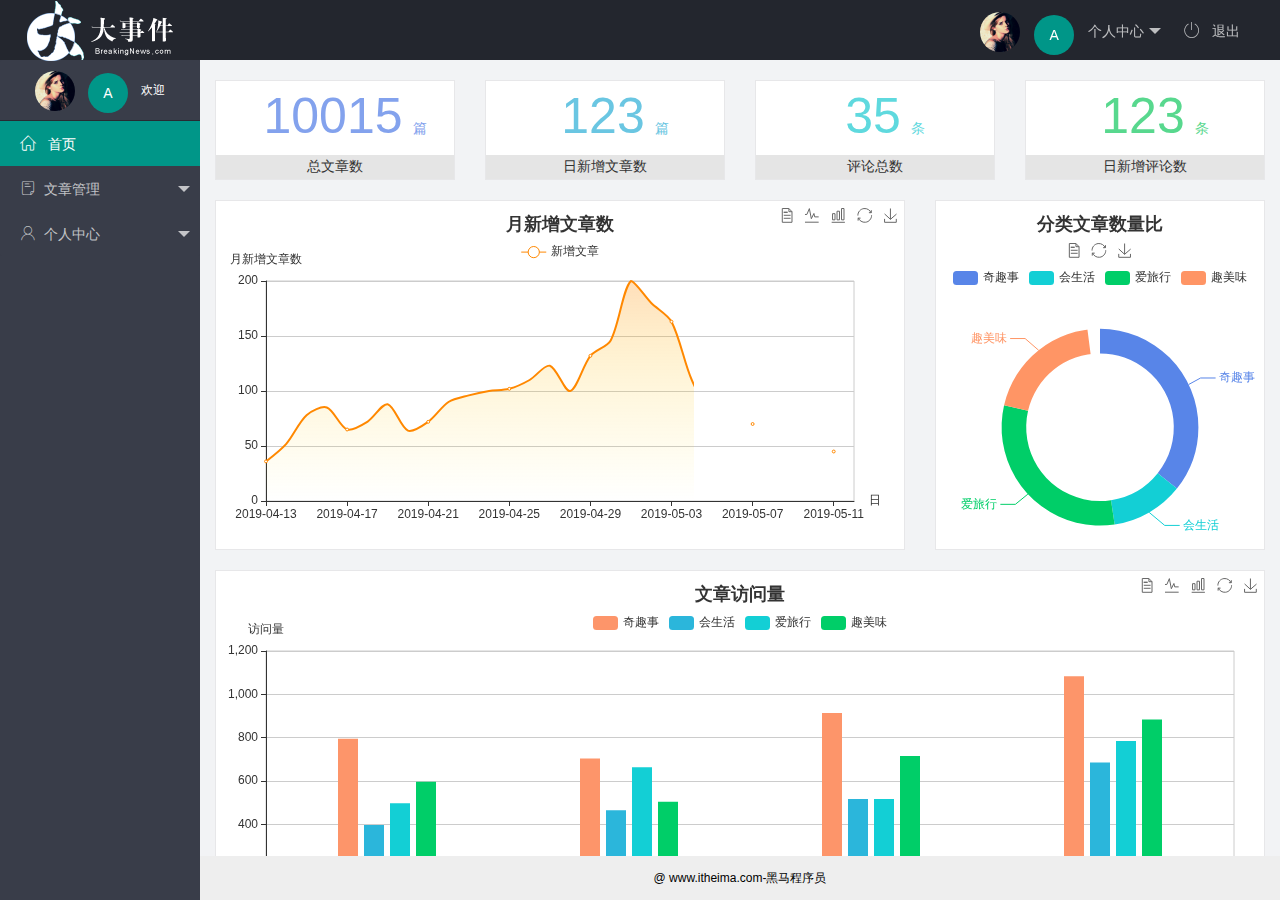
<file: index.html>
<!DOCTYPE html>
<html lang="en">

<head>
  <meta charset="UTF-8">
  <meta http-equiv="X-UA-Compatible" content="IE=edge">
  <meta name="viewport" content="width=device-width, initial-scale=1.0">
  <title>后台主页</title>
  <!-- 导入layui -->
  <link rel="stylesheet" href="./assets/lib/layui/css/layui.css">
  <!-- 引入项目下面生成的 fontclass  -->
  <link rel="stylesheet" href="./assets/fonts/iconfont.css">
  <!-- 导入自己的样式表 -->
  <link rel="stylesheet" href="./assets/css/index.css">
</head>

<body>
  <div class="layui-layout layui-layout-admin">
    <div class="layui-header">
      <!-- <div class="layui-logo layui-hide-xs layui-bg-black userinfo">
        <img src="./assets/images/sample.jpg" class="layui-nav-img">
        <span class="text-avatar">A</span>
        <span id="welcome">欢迎</span>
      </div> -->
      <div class="layui-logo layui-hide-xs layui-bg-black ">
        <img src="./assets/images/logo.png" alt="">
      </div>
      <!-- 头部区域（可配合layui 已有的水平导航） -->
      <ul class="layui-nav layui-layout-left">
        <!-- 移动端显示 -->
        <li class="layui-nav-item layui-show-xs-inline-block layui-hide-sm" lay-header-event="menuLeft">
          <i class="layui-icon layui-icon-spread-left"></i>
        </li>
        <!-- <img src="./assets/images/logo.png" alt=""> -->
      </ul>
      <ul class="layui-nav layui-layout-right">
        <li class="layui-nav-item layui-hide layui-show-md-inline-block">
          <a href="javascript:;">
            <img src="./assets/images/sample.jpg" class="layui-nav-img">
            <span class="text-avatar">A</span>
            个人中心
          </a>
          <dl class="layui-nav-child">
            <dd><a href="./user/user_info.html" target="fm">基本资料</a></dd>
            <dd><a href="./user/user_avatar.html" target="fm">更换头像</a></dd>
            <dd><a href="./user/user_pwd.html" target="fm">重置密码</a></dd>
          </dl>
        </li>
        <li class="layui-nav-item" lay-header-event="menuRight" lay-unselect>
          <a href="javascript:;" id="btnLogoot">
            <span class="iconfont icon-tuichu"></span>
            退出
          </a>
        </li>
      </ul>
    </div>

    <div class="layui-side layui-bg-black">
      <div class="layui-side-scroll">
        
        <!-- 左侧导航区域（可配合layui已有的垂直导航） -->
        <ul class="layui-nav layui-nav-tree " lay-shrink='all'>
          <div class="userinfo">
            <img src="./assets/images/sample.jpg" class="layui-nav-img">
            <span class="text-avatar">A</span>
            <span id="welcome">欢迎</span>
          </div>
          <li class="layui-nav-item layui-this">
            <a href="./home/dashboard.html" target="fm">
              <span class="iconfont icon-home"></span>
              首页
            </a>
          </li>
          <li class="layui-nav-item">
            <a class="" href="javascript:;"><span class="iconfont icon-16"></span>文章管理</a>
            <dl class="layui-nav-child">
              <dd><a href="./article/art_cate.html" target="fm"><i class="layui-icon layui-icon-app"></i>文章类别</a></dd>
              <dd><a href="./article/art_list.html" target="fm"><i class="layui-icon layui-icon-app"></i>文章列表</a></dd>
              <dd><a href="./article/art_pub.html" target="fm"><i class="layui-icon layui-icon-app"></i>发布文章</a></dd>
            </dl>
          </li>
          <li class="layui-nav-item">
            <a href="javascript:;"><span class="iconfont icon-user"></span>个人中心</a>
            <dl class="layui-nav-child">
              <dd><a href="./user/user_info.html" target="fm"><i class="layui-icon layui-icon-app"></i>基本资料</a></dd>
              <dd><a href="./user/user_avatar.html" target="fm"><i class="layui-icon layui-icon-app"></i>更换头像</a></dd>
              <dd><a href="./user/user_pwd.html" target="fm"><i class="layui-icon layui-icon-app"></i>重置密码</a></dd>
            </dl>
          </li>
        </ul>
      </div>
    </div>

    <div class="layui-body">
      <!-- 内容主体区域 -->
      <iframe name="fm" src="./home/dashboard.html" frameborder="0"></iframe>
    </div>

    <div class="layui-footer">
      <!-- 底部固定区域 -->
      @ www.itheima.com-黑马程序员
    </div>
  </div>
  <!-- 导入layUI.js -->
  <script src="./assets/lib/layui/layui.all.js"></script>
  <!-- 导入jquery.js -->
  <script src="./assets/lib/jquery.js"></script>
  <!-- 导入baseAPI.js -->
  <script src="./assets/js/baseAPI.js"></script>
  <!-- 导入自己的js -->
  <script src="./assets/js/index.js"></script>
</body>

</html>
</file>
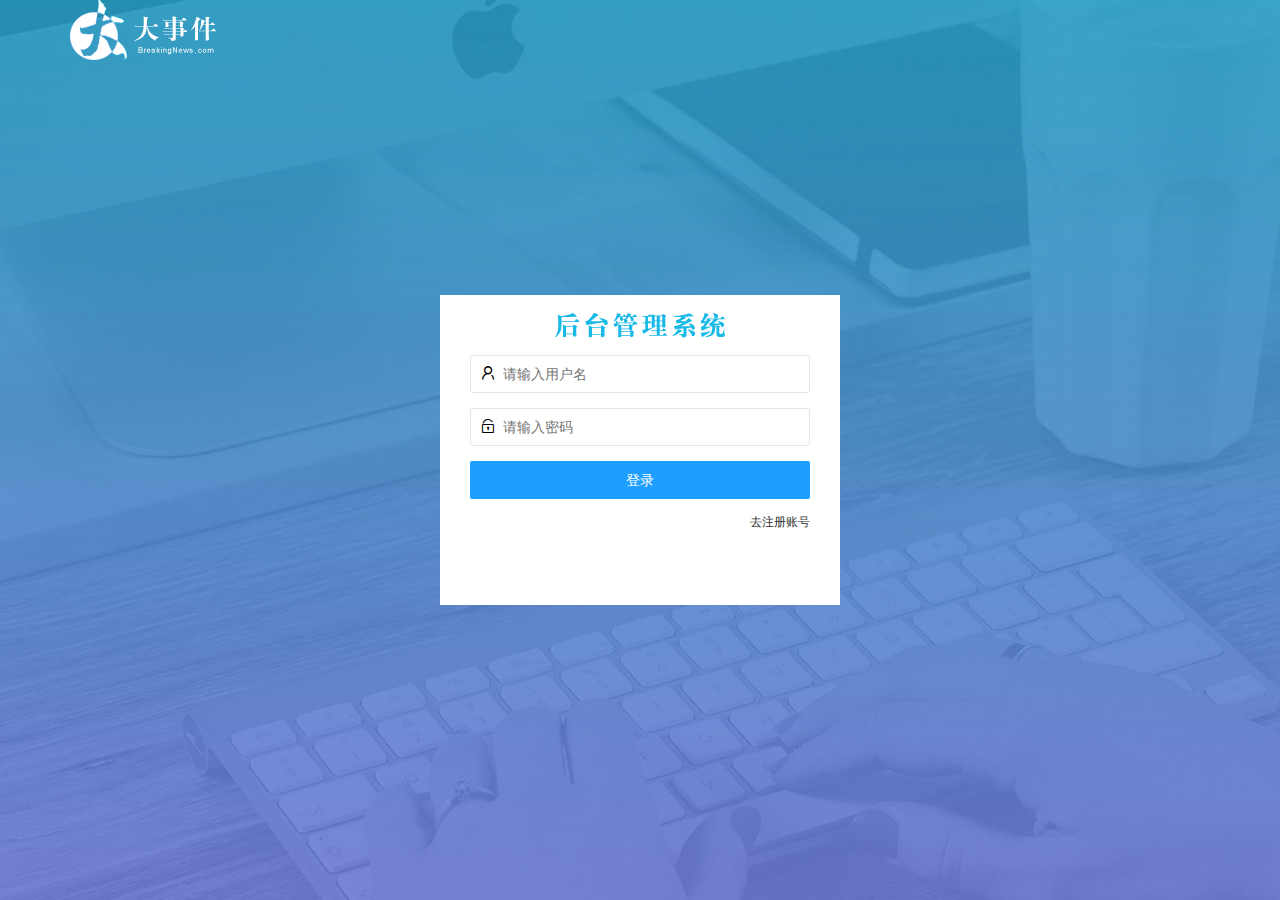
<file: login.html>
<!DOCTYPE html>
<html lang="en">

<head>
  <meta charset="UTF-8">
  <meta http-equiv="X-UA-Compatible" content="IE=edge">
  <meta name="viewport" content="width=device-width, initial-scale=1.0">
  <title>大事件-登录/注册</title>
  <!-- 导入layUI样式 -->
  <link rel="stylesheet" href="./assets/lib/layui/css/layui.css">
  <!-- 导入自己的样式 -->
  <link rel="stylesheet" href="./assets/css/login.css">
</head>

<body>
  <!-- 头部logo区域 -->
  <div class="layui-main">
    <img src="./assets/images/logo.png" alt="">
  </div>
  <!-- 登录注册区域 -->
  <div class="loginBox">
    <div class="titleBox"></div>
    <!-- 登录的div -->
    <div class="login-box">
      <form class="layui-form" id="form_login">
        <!-- 用户名 -->
        <div class="layui-form-item">
          <i class="layui-icon layui-icon-username"></i>
          <input type="text" name="username" required lay-verify="required" placeholder="请输入用户名" autocomplete="off"
            class="layui-input">
        </div>
        <!-- 密码 -->
        <div class="layui-form-item">
          <i class="layui-icon layui-icon-password"></i>
          <input type="password" name="password" required lay-verify="required|pwd" placeholder="请输入密码" autocomplete="off"
            class="layui-input">
        </div>
        <!-- 登录按钮 -->
        <div class="layui-form-item">
          <button class="layui-btn layui-btn-fluid layui-btn-normal" lay-submit lay-filter="formDemo">登录</button>
        </div>

        <div class="layui-form-item links">
          <a href="javascript:;" id="link_reg">去注册账号</a>
        </div>
      </form>
    </div>


    <!-- 注册的div -->
    <div class="reg-box">
      <form class="layui-form" id="form_reg">
        <!-- 用户名 -->
        <div class="layui-form-item">
          <i class="layui-icon layui-icon-username"></i>
          <input type="text" name="username" required lay-verify="required" placeholder="请输入用户名" autocomplete="off"
            class="layui-input">
        </div>
        <!-- 密码 -->
        <div class="layui-form-item">
          <i class="layui-icon layui-icon-password"></i>
          <input type="password" name="password" required lay-verify="required|pwd" placeholder="请输入密码" autocomplete="off"
            class="layui-input">
        </div>
        <!-- 确认密码 -->
        <div class="layui-form-item">
          <i class="layui-icon layui-icon-password"></i>
          <input type="password" name="repassword" required lay-verify="required|pwd|repwd" placeholder="请确认密码" autocomplete="off"
            class="layui-input">
        </div>
        <!-- 注册按钮 -->
        <div class="layui-form-item">
          <button class="layui-btn layui-btn-fluid layui-btn-normal" lay-submit lay-filter="formDemo">注册</button>
        </div>

        <div class="layui-form-item links">
        <a href="javascript:;" id="link_login">去登录</a>
    </div>
    </form>
  </div>
  </div>

  <!-- 引入layui -->
  <script src="./assets/lib/layui/layui.all.js"></script>
  <!-- 引入JQuery -->
  <script src="./assets/lib/jquery.js"></script>
  <!-- 引入自己封装的API -->
  <script src="./assets/js/baseAPI.js"></script>
  <!-- 引入自己的js -->
  <script src="./assets/js/login.js"></script>

</body>

</html>
</file>
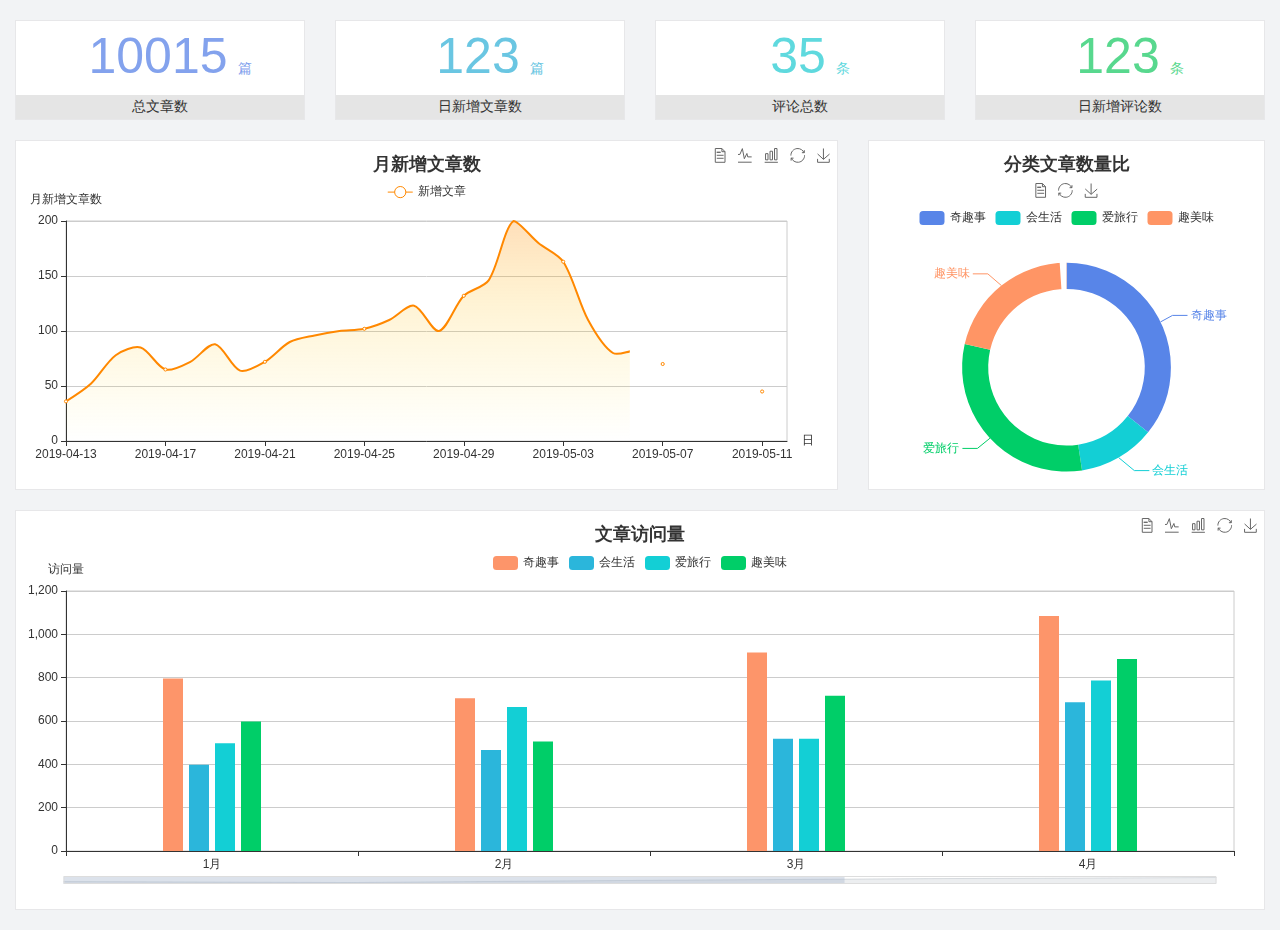
<file: home/dashboard.html>
<!DOCTYPE html>
<html lang="en">

<head>
  <meta charset="UTF-8">
  <meta name="viewport" content="width=device-width, initial-scale=1.0">
  <meta http-equiv="X-UA-Compatible" content="ie=edge">
  <title>图表统计</title>
  <link rel="stylesheet" href="../assets/lib/bootstrap.css" />
  <link rel="stylesheet" href="../assets/lib/main.css" />
  <script src="../assets/lib/jquery.js"></script>
  <script type="text/javascript" src="../assets/lib/echarts.min.js"></script>
</head>

<body>
  <div class="container-fluid">
    <div class="row spannel_list">
      <div class="col-sm-3 col-xs-6">
        <div class="spannel">
          <em>10015</em><span>篇</span>
          <b>总文章数</b>
        </div>
      </div>
      <div class="col-sm-3 col-xs-6">
        <div class="spannel scolor01">
          <em>123</em><span>篇</span>
          <b>日新增文章数</b>
        </div>
      </div>
      <div class="col-sm-3 col-xs-6">
        <div class="spannel scolor02">
          <em>35</em><span>条</span>
          <b>评论总数</b>
        </div>
      </div>
      <div class="col-sm-3 col-xs-6">
        <div class="spannel scolor03">
          <em>123</em><span>条</span>
          <b>日新增评论数</b>
        </div>
      </div>
    </div>
  </div>

  <div class="container-fluid">
    <div class="row curve-pie">
      <div class="col-lg-8 col-md-8">
        <div class="gragh_pannel" id="curve_show"></div>
      </div>
      <div class="col-lg-4 col-md-4">
        <div class="gragh_pannel" id="pie_show"></div>
      </div>
    </div>
  </div>

  <div class="container-fluid">
    <div class="column_pannel" id="column_show"></div>
  </div>

  <script>
    var oChart = echarts.init(document.getElementById('curve_show'));
    var aList_all = [
      { 'count': 36, 'date': '2019-04-13' },
      { 'count': 52, 'date': '2019-04-14' },
      { 'count': 78, 'date': '2019-04-15' },
      { 'count': 85, 'date': '2019-04-16' },
      { 'count': 65, 'date': '2019-04-17' },
      { 'count': 72, 'date': '2019-04-18' },
      { 'count': 88, 'date': '2019-04-19' },
      { 'count': 64, 'date': '2019-04-20' },
      { 'count': 72, 'date': '2019-04-21' },
      { 'count': 90, 'date': '2019-04-22' },
      { 'count': 96, 'date': '2019-04-23' },
      { 'count': 100, 'date': '2019-04-24' },
      { 'count': 102, 'date': '2019-04-25' },
      { 'count': 110, 'date': '2019-04-26' },
      { 'count': 123, 'date': '2019-04-27' },
      { 'count': 100, 'date': '2019-04-28' },
      { 'count': 132, 'date': '2019-04-29' },
      { 'count': 146, 'date': '2019-04-30' },
      { 'count': 200, 'date': '2019-05-01' },
      { 'count': 180, 'date': '2019-05-02' },
      { 'count': 163, 'date': '2019-05-03' },
      { 'count': 110, 'date': '2019-05-04' },
      { 'count': 80, 'date': '2019-05-05' },
      { 'count': 82, 'date': '2019-05-06' },
      { 'count': 70, 'date': '2019-05-07' },
      { 'count': 65, 'date': '2019-05-08' },
      { 'count': 54, 'date': '2019-05-09' },
      { 'count': 40, 'date': '2019-05-10' },
      { 'count': 45, 'date': '2019-05-11' },
      { 'count': 38, 'date': '2019-05-12' },
    ];

    let aCount = [];
    let aDate = [];

    for (var i = 0; i < aList_all.length; i++) {
      aCount.push(aList_all[i].count);
      aDate.push(aList_all[i].date);
    }

    var chartopt = {
      title: {
        text: '月新增文章数',
        left: 'center',
        top: '10'
      },
      tooltip: {
        trigger: 'axis'
      },
      legend: {
        data: ['新增文章'],
        top: '40'
      },
      toolbox: {
        show: true,
        feature: {
          mark: { show: true },
          dataView: { show: true, readOnly: false },
          magicType: { show: true, type: ['line', 'bar'] },
          restore: { show: true },
          saveAsImage: { show: true }
        }
      },
      calculable: true,
      xAxis: [
        {
          name: '日',
          type: 'category',
          boundaryGap: false,
          data: aDate
        }
      ],
      yAxis: [
        {
          name: '月新增文章数',
          type: 'value'
        }
      ],
      series: [
        {
          name: '新增文章',
          type: 'line',
          smooth: true,
          itemStyle: { normal: { areaStyle: { type: 'default' }, color: '#f80' }, lineStyle: { color: '#f80' } },
          data: aCount
        }],
      areaStyle: {
        normal: {
          color: new echarts.graphic.LinearGradient(0, 0, 0, 1, [{
            offset: 0,
            color: 'rgba(255,136,0,0.39)'
          }, {
            offset: .34,
            color: 'rgba(255,180,0,0.25)'
          }, {
            offset: 1,
            color: 'rgba(255,222,0,0.00)'
          }])

        }
      },
      grid: {
        show: true,
        x: 50,
        x2: 50,
        y: 80,
        height: 220
      }
    };

    oChart.setOption(chartopt);


    var oPie = echarts.init(document.getElementById('pie_show'));
    var oPieopt =
    {
      title: {
        top: 10,
        text: '分类文章数量比',
        x: 'center'
      },
      tooltip: {
        trigger: 'item',
        formatter: "{a} <br/>{b} : {c} ({d}%)"
      },
      color: ['#5885e8', '#13cfd5', '#00ce68', '#ff9565'],
      legend: {
        x: 'center',
        top: 65,
        data: ['奇趣事', '会生活', '爱旅行', '趣美味']
      },
      toolbox: {
        show: true,
        x: 'center',
        top: 35,
        feature: {
          mark: { show: true },
          dataView: { show: true, readOnly: false },
          magicType: {
            show: true,
            type: ['pie', 'funnel'],
            option: {
              funnel: {
                x: '25%',
                width: '50%',
                funnelAlign: 'left',
                max: 1548
              }
            }
          },
          restore: { show: true },
          saveAsImage: { show: true }
        }
      },
      calculable: true,
      series: [
        {
          name: '访问来源',
          type: 'pie',
          radius: ['45%', '60%'],
          center: ['50%', '65%'],
          data: [
            { value: 300, name: '奇趣事' },
            { value: 100, name: '会生活' },
            { value: 260, name: '爱旅行' },
            { value: 180, name: '趣美味' }
          ]
        }
      ]
    };
    oPie.setOption(oPieopt);



    var oColumn = this.echarts.init(document.getElementById('column_show'));
    var oColumnopt =
    {
      title: {
        text: '文章访问量',
        left: 'center',
        top: '10'
      },
      tooltip: {
        trigger: 'axis'
      },
      legend: {
        data: ['奇趣事', '会生活', '爱旅行', '趣美味'],
        top: '40'
      },
      toolbox: {
        show: true,
        feature: {
          mark: { show: true },
          dataView: { show: true, readOnly: false },
          magicType: { show: true, type: ['line', 'bar'] },
          restore: { show: true },
          saveAsImage: { show: true }
        }
      },
      calculable: true,
      xAxis: [
        {
          type: 'category',
          data: ['1月', '2月', '3月', '4月', '5月']
        }
      ],
      yAxis: [
        {
          name: '访问量',
          type: 'value'
        }
      ],
      series: [
        {
          name: '奇趣事',
          type: 'bar',
          barWidth: 20,
          itemStyle: {
            normal: { areaStyle: { type: 'default' }, color: '#fd956a' }
          },
          data: [800, 708, 920, 1090, 1200]
        },
        {
          name: '会生活',
          type: 'bar',
          barWidth: 20,
          itemStyle: {
            normal: { areaStyle: { type: 'default' }, color: '#2bb6db' }
          },
          data: [400, 468, 520, 690, 800]
        },
        {
          name: '爱旅行',
          type: 'bar',
          barWidth: 20,
          itemStyle: {
            normal: { areaStyle: { type: 'default' }, color: '#13cfd5' }
          },
          data: [500, 668, 520, 790, 900]
        },
        {
          name: '趣美味',
          type: 'bar',
          barWidth: 20,
          itemStyle: {
            normal: { areaStyle: { type: 'default' }, color: '#00ce68' }
          },
          data: [600, 508, 720, 890, 1000]
        }
      ],
      grid: {
        show: true,
        x: 50,
        x2: 30,
        y: 80,
        height: 260
      },
      dataZoom: [//给x轴设置滚动条
        {
          start: 0,//默认为0
          end: 100 - 1000 / 31,//默认为100
          type: 'slider',
          show: true,
          xAxisIndex: [0],
          handleSize: 0,//滑动条的 左右2个滑动条的大小
          height: 8,//组件高度
          left: 45, //左边的距离
          right: 50,//右边的距离
          bottom: 26,//右边的距离
          handleColor: '#ddd',//h滑动图标的颜色
          handleStyle: {
            borderColor: "#cacaca",
            borderWidth: "1",
            shadowBlur: 2,
            background: "#ddd",
            shadowColor: "#ddd",
          }
        }]
    };
    oColumn.setOption(oColumnopt);
  </script>
</body>

</html>
</file>
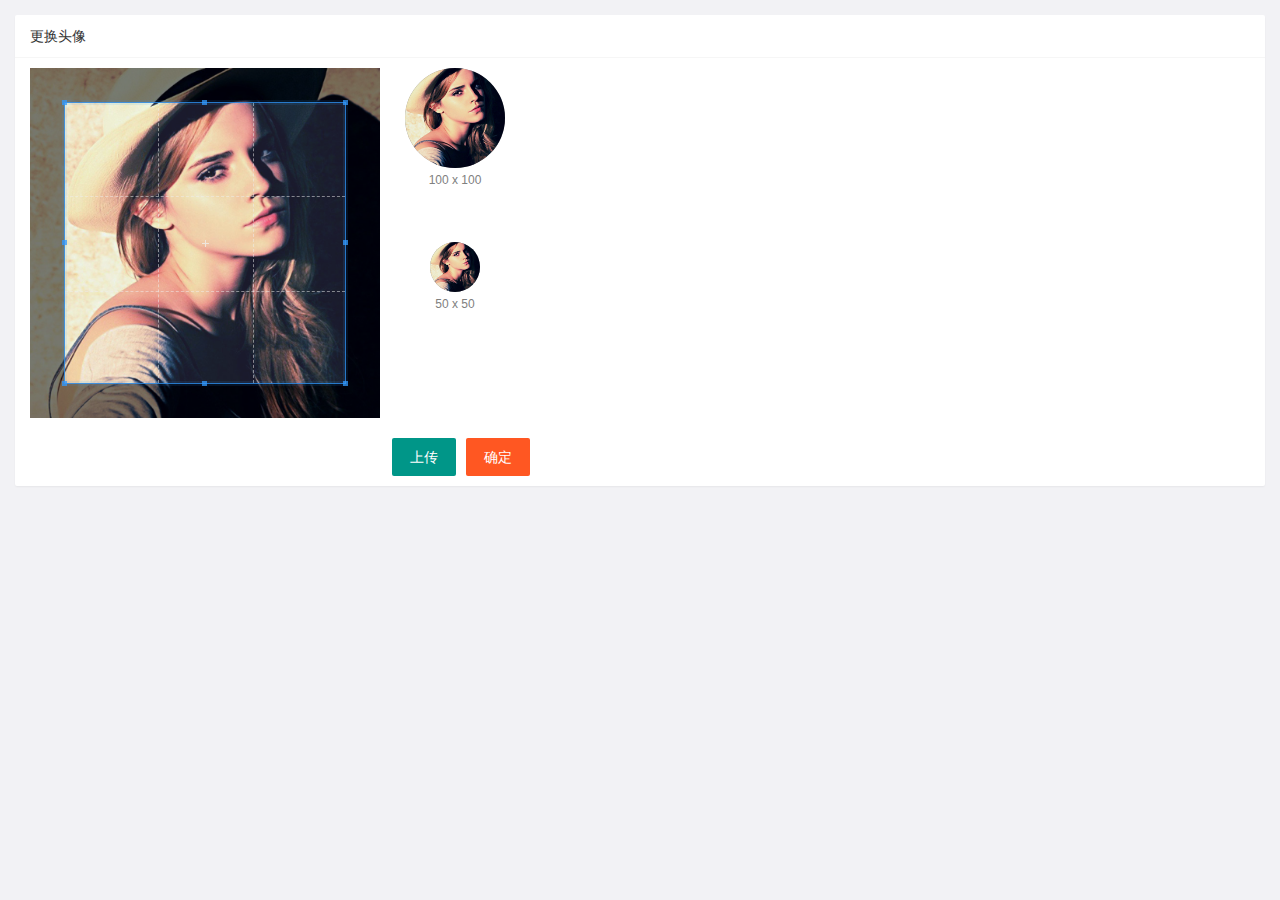
<file: user/user_avatar.html>
<!DOCTYPE html>
<html lang="en">

<head>
  <meta charset="UTF-8">
  <meta http-equiv="X-UA-Compatible" content="IE=edge">
  <meta name="viewport" content="width=device-width, initial-scale=1.0">
  <title>Document</title>
  <!-- 导入layui -->
  <link rel="stylesheet" href="../assets/lib/layui/css/layui.css">
  <link rel="stylesheet" href="../assets/lib/cropper/cropper.css" />
  <!-- 导入自己的样式表 -->
  <link rel="stylesheet" href="../assets/css/user_avatar.css">
</head>

<body>
  <!-- 卡片区域 -->
  <div class="layui-card">
    <div class="layui-card-header">更换头像</div>
    <div class="layui-card-body">
      <!-- 第一行的图片裁剪和预览区域 -->
      <div class="row1">
        <!-- 图片裁剪区域 -->
        <div class="cropper-box">
          <!-- 这个 img 标签很重要，将来会把它初始化为裁剪区域 -->
          <img id="image" src="../assets/images/sample.jpg" />
        </div>
        <!-- 图片的预览区域 -->
        <div class="preview-box">
          <div>
            <!-- 宽高为 100px 的预览区域 -->
            <div class="img-preview w100"></div>
            <p class="size">100 x 100</p>
          </div>
          <div>
            <!-- 宽高为 50px 的预览区域 -->
            <div class="img-preview w50"></div>
            <p class="size">50 x 50</p>
          </div>
        </div>
      </div>
      <!-- 第二行的按钮区域 -->
      <div class="row2">
        <input type="file" id="file" accept="image/png,image/jpeg">
        <button type="button" class="layui-btn" id="btnChooseImage">上传</button>
        <button type="button" class="layui-btn layui-btn-danger" id="btnUpload">确定</button>
      </div>
    </div>
  </div>


  <!-- 导入layUI.js -->
  <script src="/assets/lib/layui/layui.all.js"></script>
  <!-- 导入jquery.js -->
  <script src="/assets/lib/jquery.js"></script>

  <script src="/assets/lib/cropper/Cropper.js"></script>
  <script src="/assets/lib/cropper/jquery-cropper.js"></script>
  
  <!-- 导入baseAPI.js -->
  <script src="/assets/js/baseAPI.js"></script>
  <!-- 导入自己的js -->
  <script src="/assets/js/user_avatar.js"></script>



</body>

</html>
</file>
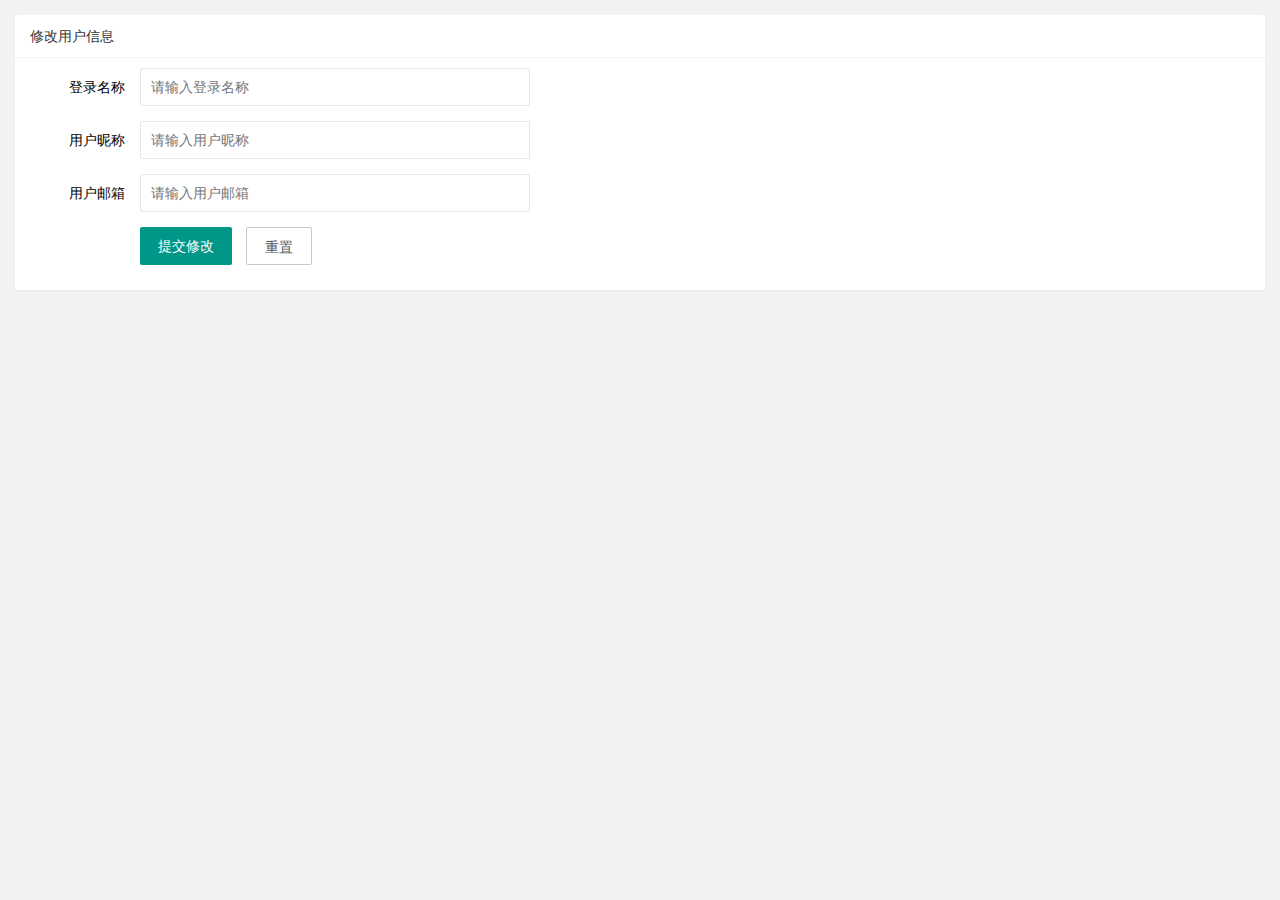
<file: user/user_info.html>
<!DOCTYPE html>
<html lang="en">

<head>
  <meta charset="UTF-8">
  <meta http-equiv="X-UA-Compatible" content="IE=edge">
  <meta name="viewport" content="width=device-width, initial-scale=1.0">
  <title>Document</title>
  <!-- 导入layui -->
  <link rel="stylesheet" href="../assets/lib/layui/css/layui.css">
  <!-- 导入自己的样式表 -->
  <link rel="stylesheet" href="../assets/css/user_info.css">
</head>

<body>
  <!-- 卡片区域 -->
  <div class="layui-card">
    <div class="layui-card-header">修改用户信息</div>
    <div class="layui-card-body">

      <!-- form表单区域 -->
      <form class="layui-form" lay-filter="formUserInfo">
        <!-- 隐藏区域 -->
        <input type="hidden" name="id" value="">

        <div class="layui-form-item">
          <label class="layui-form-label">登录名称</label>
          <div class="layui-input-block">
            <input type="text" name="username" required lay-verify="required" placeholder="请输入登录名称" autocomplete="off"
              class="layui-input" readonly>
          </div>
        </div>
        <div class="layui-form-item">
          <label class="layui-form-label">用户昵称</label>
          <div class="layui-input-block">
            <input type="text" name="nickname" required lay-verify="required|nickname" placeholder="请输入用户昵称"
              autocomplete="off" class="layui-input">
          </div>
        </div>
        <div class="layui-form-item">
          <label class="layui-form-label">用户邮箱</label>
          <div class="layui-input-block">
            <input type="text" name="email" required lay-verify="required|email" placeholder="请输入用户邮箱"
              autocomplete="off" class="layui-input">
          </div>
        </div>
        <div class="layui-form-item">
          <div class="layui-input-block">
            <button class="layui-btn layui-btn " lay-submit lay-filter="formDemo">提交修改</button>
            <button type="reset" class="layui-btn layui-btn-primary" id="btnReset">重置</button>
          </div>
        </div>
      </form>
    </div>
  </div>

  <!-- 导入layUI.js -->
  <script src="../assets/lib/layui/layui.all.js"></script>
  <!-- 导入jquery.js -->
  <script src="../assets/lib/jquery.js"></script>
  <!-- 导入baseAPI.js -->
  <script src="../assets/js/baseAPI.js"></script>
  <!-- 导入自己的js -->
  <script src="../assets/js/user_info.js"></script>
</body>

</html>
</file>
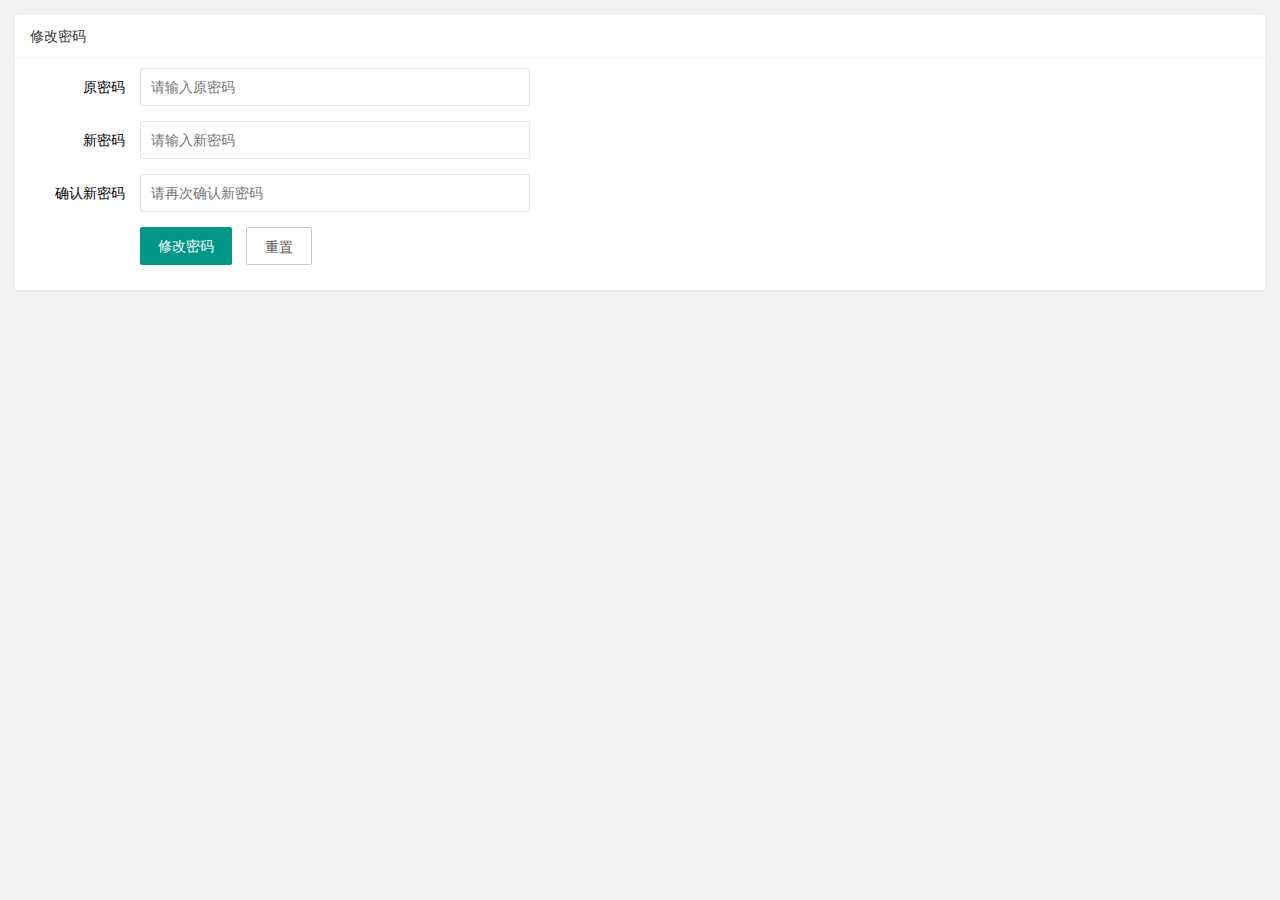
<file: user/user_pwd.html>
<!DOCTYPE html>
<html lang="en">

<head>
  <meta charset="UTF-8">
  <meta http-equiv="X-UA-Compatible" content="IE=edge">
  <meta name="viewport" content="width=device-width, initial-scale=1.0">
  <title>Document</title>
  <!-- 导入layui -->
  <link rel="stylesheet" href="../assets/lib/layui/css/layui.css">
  <!-- 导入自己的样式表 -->
  <link rel="stylesheet" href="../assets/css/user_pwd.css">
</head>

<body>
  <!-- 卡片区域 -->
  <div class="layui-card">
    <div class="layui-card-header">修改密码</div>
    <div class="layui-card-body">

      <!-- form表单区域 -->
      <form class="layui-form" >
      <div class="layui-form-item">
        <label class="layui-form-label">原密码</label>
        <div class="layui-input-block">
          <input type="password" name="oldPwd" required lay-verify="required|pwd" placeholder="请输入原密码" autocomplete="off"
            class="layui-input">
        </div>
      </div>
      <div class="layui-form-item">
        <label class="layui-form-label">新密码</label>
        <div class="layui-input-block">
          <input type="password" name="newPwd" required lay-verify="required|pwd|newPwd" placeholder="请输入新密码" autocomplete="off"
            class="layui-input">
        </div>
      </div>
      <div class="layui-form-item">
        <label class="layui-form-label">确认新密码</label>
        <div class="layui-input-block">
          <input type="password" name="rePwd" required lay-verify="required|pwd|rePwd" placeholder="请再次确认新密码"
            autocomplete="off" class="layui-input">
        </div>
      </div>
      <div class="layui-form-item">
        <div class="layui-input-block">
          <button class="layui-btn" lay-submit lay-filter="formDemo">修改密码</button>
          <button type="reset" class="layui-btn layui-btn-primary">重置</button>
        </div>
      </div>
      </form>
    </div>
  </div>

  <!-- 导入layUI.js -->
  <script src="../assets/lib/layui/layui.all.js"></script>
  <!-- 导入jquery.js -->
  <script src="../assets/lib/jquery.js"></script>
  <!-- 导入baseAPI.js -->
  <script src="../assets/js/baseAPI.js"></script>
  <!-- 导入自己的js -->
  <script src="../assets/js/user_pwd.js"></script>
</body>

</html>
</file>
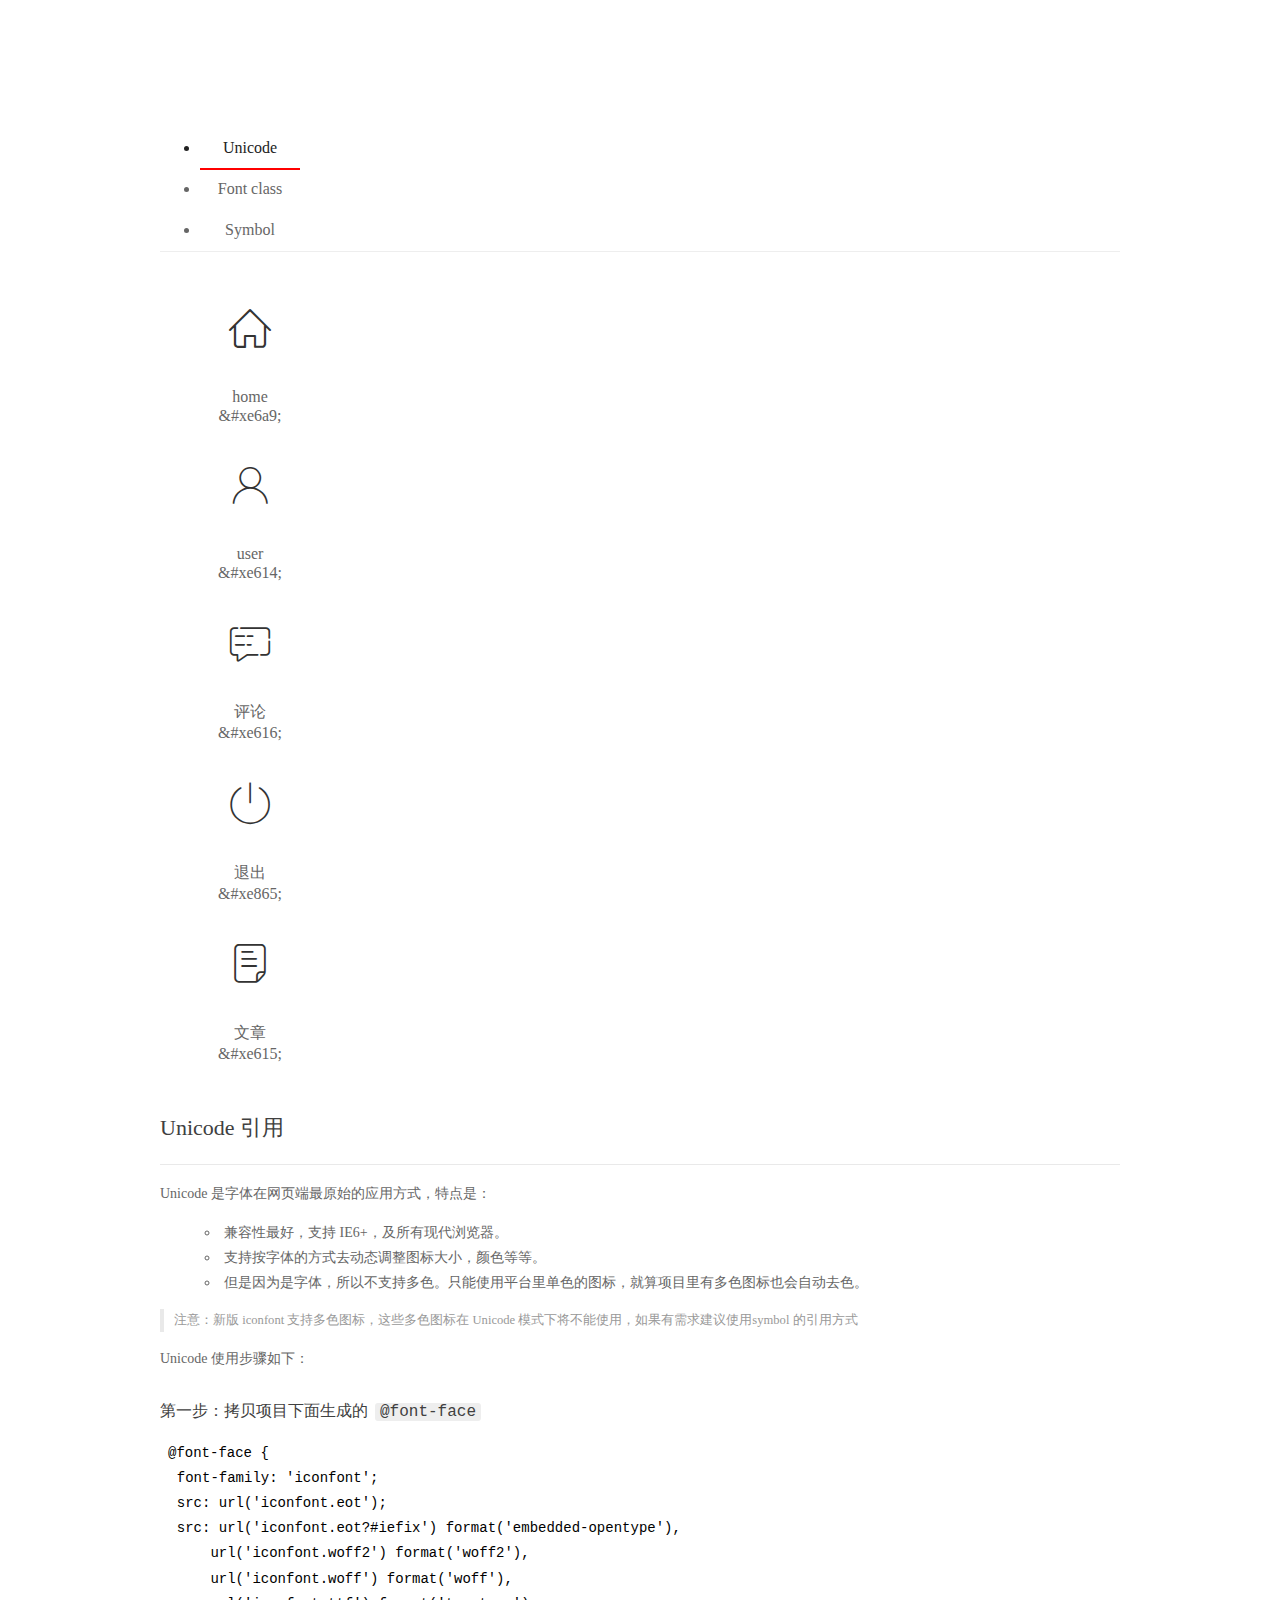
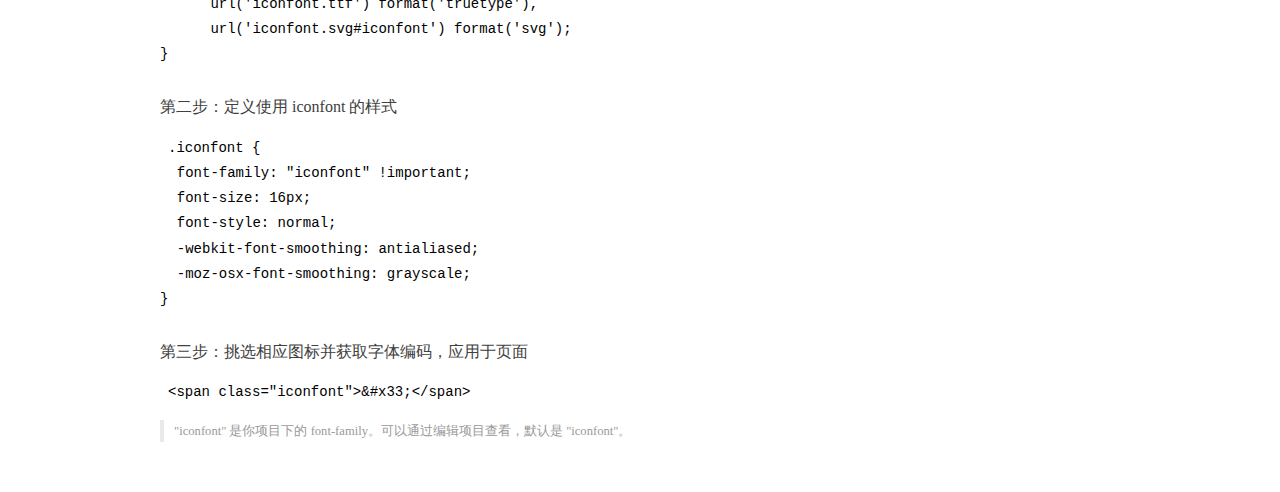
<file: assets/fonts/demo_index.html>
<!DOCTYPE html>
<html>
<head>
  <meta charset="utf-8"/>
  <title>IconFont Demo</title>
  <link rel="shortcut icon" href="https://gtms04.alicdn.com/tps/i4/TB1_oz6GVXXXXaFXpXXJDFnIXXX-64-64.ico" type="image/x-icon"/>
  <link rel="stylesheet" href="https://g.alicdn.com/thx/cube/1.3.2/cube.min.css">
  <link rel="stylesheet" href="demo.css">
  <link rel="stylesheet" href="iconfont.css">
  <script src="iconfont.js"></script>
  <!-- jQuery -->
  <script src="https://a1.alicdn.com/oss/uploads/2018/12/26/7bfddb60-08e8-11e9-9b04-53e73bb6408b.js"></script>
  <!-- 代码高亮 -->
  <script src="https://a1.alicdn.com/oss/uploads/2018/12/26/a3f714d0-08e6-11e9-8a15-ebf944d7534c.js"></script>
</head>
<body>
  <div class="main">
    <h1 class="logo"><a href="https://www.iconfont.cn/" title="iconfont 首页" target="_blank">&#xe86b;</a></h1>
    <div class="nav-tabs">
      <ul id="tabs" class="dib-box">
        <li class="dib active"><span>Unicode</span></li>
        <li class="dib"><span>Font class</span></li>
        <li class="dib"><span>Symbol</span></li>
      </ul>
      
    </div>
    <div class="tab-container">
      <div class="content unicode" style="display: block;">
          <ul class="icon_lists dib-box">
          
            <li class="dib">
              <span class="icon iconfont">&#xe6a9;</span>
                <div class="name">home</div>
                <div class="code-name">&amp;#xe6a9;</div>
              </li>
          
            <li class="dib">
              <span class="icon iconfont">&#xe614;</span>
                <div class="name">user</div>
                <div class="code-name">&amp;#xe614;</div>
              </li>
          
            <li class="dib">
              <span class="icon iconfont">&#xe616;</span>
                <div class="name">评论</div>
                <div class="code-name">&amp;#xe616;</div>
              </li>
          
            <li class="dib">
              <span class="icon iconfont">&#xe865;</span>
                <div class="name">退出</div>
                <div class="code-name">&amp;#xe865;</div>
              </li>
          
            <li class="dib">
              <span class="icon iconfont">&#xe615;</span>
                <div class="name">文章</div>
                <div class="code-name">&amp;#xe615;</div>
              </li>
          
          </ul>
          <div class="article markdown">
          <h2 id="unicode-">Unicode 引用</h2>
          <hr>

          <p>Unicode 是字体在网页端最原始的应用方式，特点是：</p>
          <ul>
            <li>兼容性最好，支持 IE6+，及所有现代浏览器。</li>
            <li>支持按字体的方式去动态调整图标大小，颜色等等。</li>
            <li>但是因为是字体，所以不支持多色。只能使用平台里单色的图标，就算项目里有多色图标也会自动去色。</li>
          </ul>
          <blockquote>
            <p>注意：新版 iconfont 支持多色图标，这些多色图标在 Unicode 模式下将不能使用，如果有需求建议使用symbol 的引用方式</p>
          </blockquote>
          <p>Unicode 使用步骤如下：</p>
          <h3 id="-font-face">第一步：拷贝项目下面生成的 <code>@font-face</code></h3>
<pre><code class="language-css"
>@font-face {
  font-family: 'iconfont';
  src: url('iconfont.eot');
  src: url('iconfont.eot?#iefix') format('embedded-opentype'),
      url('iconfont.woff2') format('woff2'),
      url('iconfont.woff') format('woff'),
      url('iconfont.ttf') format('truetype'),
      url('iconfont.svg#iconfont') format('svg');
}
</code></pre>
          <h3 id="-iconfont-">第二步：定义使用 iconfont 的样式</h3>
<pre><code class="language-css"
>.iconfont {
  font-family: "iconfont" !important;
  font-size: 16px;
  font-style: normal;
  -webkit-font-smoothing: antialiased;
  -moz-osx-font-smoothing: grayscale;
}
</code></pre>
          <h3 id="-">第三步：挑选相应图标并获取字体编码，应用于页面</h3>
<pre>
<code class="language-html"
>&lt;span class="iconfont"&gt;&amp;#x33;&lt;/span&gt;
</code></pre>
          <blockquote>
            <p>"iconfont" 是你项目下的 font-family。可以通过编辑项目查看，默认是 "iconfont"。</p>
          </blockquote>
          </div>
      </div>
      <div class="content font-class">
        <ul class="icon_lists dib-box">
          
          <li class="dib">
            <span class="icon iconfont icon-home"></span>
            <div class="name">
              home
            </div>
            <div class="code-name">.icon-home
            </div>
          </li>
          
          <li class="dib">
            <span class="icon iconfont icon-user"></span>
            <div class="name">
              user
            </div>
            <div class="code-name">.icon-user
            </div>
          </li>
          
          <li class="dib">
            <span class="icon iconfont icon-pinglun"></span>
            <div class="name">
              评论
            </div>
            <div class="code-name">.icon-pinglun
            </div>
          </li>
          
          <li class="dib">
            <span class="icon iconfont icon-tuichu"></span>
            <div class="name">
              退出
            </div>
            <div class="code-name">.icon-tuichu
            </div>
          </li>
          
          <li class="dib">
            <span class="icon iconfont icon-16"></span>
            <div class="name">
              文章
            </div>
            <div class="code-name">.icon-16
            </div>
          </li>
          
        </ul>
        <div class="article markdown">
        <h2 id="font-class-">font-class 引用</h2>
        <hr>

        <p>font-class 是 Unicode 使用方式的一种变种，主要是解决 Unicode 书写不直观，语意不明确的问题。</p>
        <p>与 Unicode 使用方式相比，具有如下特点：</p>
        <ul>
          <li>兼容性良好，支持 IE8+，及所有现代浏览器。</li>
          <li>相比于 Unicode 语意明确，书写更直观。可以很容易分辨这个 icon 是什么。</li>
          <li>因为使用 class 来定义图标，所以当要替换图标时，只需要修改 class 里面的 Unicode 引用。</li>
          <li>不过因为本质上还是使用的字体，所以多色图标还是不支持的。</li>
        </ul>
        <p>使用步骤如下：</p>
        <h3 id="-fontclass-">第一步：引入项目下面生成的 fontclass 代码：</h3>
<pre><code class="language-html">&lt;link rel="stylesheet" href="./iconfont.css"&gt;
</code></pre>
        <h3 id="-">第二步：挑选相应图标并获取类名，应用于页面：</h3>
<pre><code class="language-html">&lt;span class="iconfont icon-xxx"&gt;&lt;/span&gt;
</code></pre>
        <blockquote>
          <p>"
            iconfont" 是你项目下的 font-family。可以通过编辑项目查看，默认是 "iconfont"。</p>
        </blockquote>
      </div>
      </div>
      <div class="content symbol">
          <ul class="icon_lists dib-box">
          
            <li class="dib">
                <svg class="icon svg-icon" aria-hidden="true">
                  <use xlink:href="#icon-home"></use>
                </svg>
                <div class="name">home</div>
                <div class="code-name">#icon-home</div>
            </li>
          
            <li class="dib">
                <svg class="icon svg-icon" aria-hidden="true">
                  <use xlink:href="#icon-user"></use>
                </svg>
                <div class="name">user</div>
                <div class="code-name">#icon-user</div>
            </li>
          
            <li class="dib">
                <svg class="icon svg-icon" aria-hidden="true">
                  <use xlink:href="#icon-pinglun"></use>
                </svg>
                <div class="name">评论</div>
                <div class="code-name">#icon-pinglun</div>
            </li>
          
            <li class="dib">
                <svg class="icon svg-icon" aria-hidden="true">
                  <use xlink:href="#icon-tuichu"></use>
                </svg>
                <div class="name">退出</div>
                <div class="code-name">#icon-tuichu</div>
            </li>
          
            <li class="dib">
                <svg class="icon svg-icon" aria-hidden="true">
                  <use xlink:href="#icon-16"></use>
                </svg>
                <div class="name">文章</div>
                <div class="code-name">#icon-16</div>
            </li>
          
          </ul>
          <div class="article markdown">
          <h2 id="symbol-">Symbol 引用</h2>
          <hr>

          <p>这是一种全新的使用方式，应该说这才是未来的主流，也是平台目前推荐的用法。相关介绍可以参考这篇<a href="">文章</a>
            这种用法其实是做了一个 SVG 的集合，与另外两种相比具有如下特点：</p>
          <ul>
            <li>支持多色图标了，不再受单色限制。</li>
            <li>通过一些技巧，支持像字体那样，通过 <code>font-size</code>, <code>color</code> 来调整样式。</li>
            <li>兼容性较差，支持 IE9+，及现代浏览器。</li>
            <li>浏览器渲染 SVG 的性能一般，还不如 png。</li>
          </ul>
          <p>使用步骤如下：</p>
          <h3 id="-symbol-">第一步：引入项目下面生成的 symbol 代码：</h3>
<pre><code class="language-html">&lt;script src="./iconfont.js"&gt;&lt;/script&gt;
</code></pre>
          <h3 id="-css-">第二步：加入通用 CSS 代码（引入一次就行）：</h3>
<pre><code class="language-html">&lt;style&gt;
.icon {
  width: 1em;
  height: 1em;
  vertical-align: -0.15em;
  fill: currentColor;
  overflow: hidden;
}
&lt;/style&gt;
</code></pre>
          <h3 id="-">第三步：挑选相应图标并获取类名，应用于页面：</h3>
<pre><code class="language-html">&lt;svg class="icon" aria-hidden="true"&gt;
  &lt;use xlink:href="#icon-xxx"&gt;&lt;/use&gt;
&lt;/svg&gt;
</code></pre>
          </div>
      </div>

    </div>
  </div>
  <script>
  $(document).ready(function () {
      $('.tab-container .content:first').show()

      $('#tabs li').click(function (e) {
        var tabContent = $('.tab-container .content')
        var index = $(this).index()

        if ($(this).hasClass('active')) {
          return
        } else {
          $('#tabs li').removeClass('active')
          $(this).addClass('active')

          tabContent.hide().eq(index).fadeIn()
        }
      })
    })
  </script>
</body>
</html>
</file>
<file: assets/lib/layui/css/layui.css>
/** layui-v2.5.5 MIT License By https://www.layui.com */
 .layui-inline,img{display:inline-block;vertical-align:middle}h1,h2,h3,h4,h5,h6{font-weight:400}.layui-edge,.layui-header,.layui-inline,.layui-main{position:relative}.layui-body,.layui-edge,.layui-elip{overflow:hidden}.layui-btn,.layui-edge,.layui-inline,img{vertical-align:middle}.layui-btn,.layui-disabled,.layui-icon,.layui-unselect{-moz-user-select:none;-webkit-user-select:none;-ms-user-select:none}.layui-elip,.layui-form-checkbox span,.layui-form-pane .layui-form-label{text-overflow:ellipsis;white-space:nowrap}.layui-breadcrumb,.layui-tree-btnGroup{visibility:hidden}blockquote,body,button,dd,div,dl,dt,form,h1,h2,h3,h4,h5,h6,input,li,ol,p,pre,td,textarea,th,ul{margin:0;padding:0;-webkit-tap-highlight-color:rgba(0,0,0,0)}a:active,a:hover{outline:0}img{border:none}li{list-style:none}table{border-collapse:collapse;border-spacing:0}h4,h5,h6{font-size:100%}button,input,optgroup,option,select,textarea{font-family:inherit;font-size:inherit;font-style:inherit;font-weight:inherit;outline:0}pre{white-space:pre-wrap;white-space:-moz-pre-wrap;white-space:-pre-wrap;white-space:-o-pre-wrap;word-wrap:break-word}body{line-height:24px;font:14px Helvetica Neue,Helvetica,PingFang SC,Tahoma,Arial,sans-serif}hr{height:1px;margin:10px 0;border:0;clear:both}a{color:#333;text-decoration:none}a:hover{color:#777}a cite{font-style:normal;*cursor:pointer}.layui-border-box,.layui-border-box *{box-sizing:border-box}.layui-box,.layui-box *{box-sizing:content-box}.layui-clear{clear:both;*zoom:1}.layui-clear:after{content:'\20';clear:both;*zoom:1;display:block;height:0}.layui-inline{*display:inline;*zoom:1}.layui-edge{display:inline-block;width:0;height:0;border-width:6px;border-style:dashed;border-color:transparent}.layui-edge-top{top:-4px;border-bottom-color:#999;border-bottom-style:solid}.layui-edge-right{border-left-color:#999;border-left-style:solid}.layui-edge-bottom{top:2px;border-top-color:#999;border-top-style:solid}.layui-edge-left{border-right-color:#999;border-right-style:solid}.layui-disabled,.layui-disabled:hover{color:#d2d2d2!important;cursor:not-allowed!important}.layui-circle{border-radius:100%}.layui-show{display:block!important}.layui-hide{display:none!important}@font-face{font-family:layui-icon;src:url(../font/iconfont.eot?v=250);src:url(../font/iconfont.eot?v=250#iefix) format('embedded-opentype'),url(../font/iconfont.woff2?v=250) format('woff2'),url(../font/iconfont.woff?v=250) format('woff'),url(../font/iconfont.ttf?v=250) format('truetype'),url(../font/iconfont.svg?v=250#layui-icon) format('svg')}.layui-icon{font-family:layui-icon!important;font-size:16px;font-style:normal;-webkit-font-smoothing:antialiased;-moz-osx-font-smoothing:grayscale}.layui-icon-reply-fill:before{content:"\e611"}.layui-icon-set-fill:before{content:"\e614"}.layui-icon-menu-fill:before{content:"\e60f"}.layui-icon-search:before{content:"\e615"}.layui-icon-share:before{content:"\e641"}.layui-icon-set-sm:before{content:"\e620"}.layui-icon-engine:before{content:"\e628"}.layui-icon-close:before{content:"\1006"}.layui-icon-close-fill:before{content:"\1007"}.layui-icon-chart-screen:before{content:"\e629"}.layui-icon-star:before{content:"\e600"}.layui-icon-circle-dot:before{content:"\e617"}.layui-icon-chat:before{content:"\e606"}.layui-icon-release:before{content:"\e609"}.layui-icon-list:before{content:"\e60a"}.layui-icon-chart:before{content:"\e62c"}.layui-icon-ok-circle:before{content:"\1005"}.layui-icon-layim-theme:before{content:"\e61b"}.layui-icon-table:before{content:"\e62d"}.layui-icon-right:before{content:"\e602"}.layui-icon-left:before{content:"\e603"}.layui-icon-cart-simple:before{content:"\e698"}.layui-icon-face-cry:before{content:"\e69c"}.layui-icon-face-smile:before{content:"\e6af"}.layui-icon-survey:before{content:"\e6b2"}.layui-icon-tree:before{content:"\e62e"}.layui-icon-upload-circle:before{content:"\e62f"}.layui-icon-add-circle:before{content:"\e61f"}.layui-icon-download-circle:before{content:"\e601"}.layui-icon-templeate-1:before{content:"\e630"}.layui-icon-util:before{content:"\e631"}.layui-icon-face-surprised:before{content:"\e664"}.layui-icon-edit:before{content:"\e642"}.layui-icon-speaker:before{content:"\e645"}.layui-icon-down:before{content:"\e61a"}.layui-icon-file:before{content:"\e621"}.layui-icon-layouts:before{content:"\e632"}.layui-icon-rate-half:before{content:"\e6c9"}.layui-icon-add-circle-fine:before{content:"\e608"}.layui-icon-prev-circle:before{content:"\e633"}.layui-icon-read:before{content:"\e705"}.layui-icon-404:before{content:"\e61c"}.layui-icon-carousel:before{content:"\e634"}.layui-icon-help:before{content:"\e607"}.layui-icon-code-circle:before{content:"\e635"}.layui-icon-water:before{content:"\e636"}.layui-icon-username:before{content:"\e66f"}.layui-icon-find-fill:before{content:"\e670"}.layui-icon-about:before{content:"\e60b"}.layui-icon-location:before{content:"\e715"}.layui-icon-up:before{content:"\e619"}.layui-icon-pause:before{content:"\e651"}.layui-icon-date:before{content:"\e637"}.layui-icon-layim-uploadfile:before{content:"\e61d"}.layui-icon-delete:before{content:"\e640"}.layui-icon-play:before{content:"\e652"}.layui-icon-top:before{content:"\e604"}.layui-icon-friends:before{content:"\e612"}.layui-icon-refresh-3:before{content:"\e9aa"}.layui-icon-ok:before{content:"\e605"}.layui-icon-layer:before{content:"\e638"}.layui-icon-face-smile-fine:before{content:"\e60c"}.layui-icon-dollar:before{content:"\e659"}.layui-icon-group:before{content:"\e613"}.layui-icon-layim-download:before{content:"\e61e"}.layui-icon-picture-fine:before{content:"\e60d"}.layui-icon-link:before{content:"\e64c"}.layui-icon-diamond:before{content:"\e735"}.layui-icon-log:before{content:"\e60e"}.layui-icon-rate-solid:before{content:"\e67a"}.layui-icon-fonts-del:before{content:"\e64f"}.layui-icon-unlink:before{content:"\e64d"}.layui-icon-fonts-clear:before{content:"\e639"}.layui-icon-triangle-r:before{content:"\e623"}.layui-icon-circle:before{content:"\e63f"}.layui-icon-radio:before{content:"\e643"}.layui-icon-align-center:before{content:"\e647"}.layui-icon-align-right:before{content:"\e648"}.layui-icon-align-left:before{content:"\e649"}.layui-icon-loading-1:before{content:"\e63e"}.layui-icon-return:before{content:"\e65c"}.layui-icon-fonts-strong:before{content:"\e62b"}.layui-icon-upload:before{content:"\e67c"}.layui-icon-dialogue:before{content:"\e63a"}.layui-icon-video:before{content:"\e6ed"}.layui-icon-headset:before{content:"\e6fc"}.layui-icon-cellphone-fine:before{content:"\e63b"}.layui-icon-add-1:before{content:"\e654"}.layui-icon-face-smile-b:before{content:"\e650"}.layui-icon-fonts-html:before{content:"\e64b"}.layui-icon-form:before{content:"\e63c"}.layui-icon-cart:before{content:"\e657"}.layui-icon-camera-fill:before{content:"\e65d"}.layui-icon-tabs:before{content:"\e62a"}.layui-icon-fonts-code:before{content:"\e64e"}.layui-icon-fire:before{content:"\e756"}.layui-icon-set:before{content:"\e716"}.layui-icon-fonts-u:before{content:"\e646"}.layui-icon-triangle-d:before{content:"\e625"}.layui-icon-tips:before{content:"\e702"}.layui-icon-picture:before{content:"\e64a"}.layui-icon-more-vertical:before{content:"\e671"}.layui-icon-flag:before{content:"\e66c"}.layui-icon-loading:before{content:"\e63d"}.layui-icon-fonts-i:before{content:"\e644"}.layui-icon-refresh-1:before{content:"\e666"}.layui-icon-rmb:before{content:"\e65e"}.layui-icon-home:before{content:"\e68e"}.layui-icon-user:before{content:"\e770"}.layui-icon-notice:before{content:"\e667"}.layui-icon-login-weibo:before{content:"\e675"}.layui-icon-voice:before{content:"\e688"}.layui-icon-upload-drag:before{content:"\e681"}.layui-icon-login-qq:before{content:"\e676"}.layui-icon-snowflake:before{content:"\e6b1"}.layui-icon-file-b:before{content:"\e655"}.layui-icon-template:before{content:"\e663"}.layui-icon-auz:before{content:"\e672"}.layui-icon-console:before{content:"\e665"}.layui-icon-app:before{content:"\e653"}.layui-icon-prev:before{content:"\e65a"}.layui-icon-website:before{content:"\e7ae"}.layui-icon-next:before{content:"\e65b"}.layui-icon-component:before{content:"\e857"}.layui-icon-more:before{content:"\e65f"}.layui-icon-login-wechat:before{content:"\e677"}.layui-icon-shrink-right:before{content:"\e668"}.layui-icon-spread-left:before{content:"\e66b"}.layui-icon-camera:before{content:"\e660"}.layui-icon-note:before{content:"\e66e"}.layui-icon-refresh:before{content:"\e669"}.layui-icon-female:before{content:"\e661"}.layui-icon-male:before{content:"\e662"}.layui-icon-password:before{content:"\e673"}.layui-icon-senior:before{content:"\e674"}.layui-icon-theme:before{content:"\e66a"}.layui-icon-tread:before{content:"\e6c5"}.layui-icon-praise:before{content:"\e6c6"}.layui-icon-star-fill:before{content:"\e658"}.layui-icon-rate:before{content:"\e67b"}.layui-icon-template-1:before{content:"\e656"}.layui-icon-vercode:before{content:"\e679"}.layui-icon-cellphone:before{content:"\e678"}.layui-icon-screen-full:before{content:"\e622"}.layui-icon-screen-restore:before{content:"\e758"}.layui-icon-cols:before{content:"\e610"}.layui-icon-export:before{content:"\e67d"}.layui-icon-print:before{content:"\e66d"}.layui-icon-slider:before{content:"\e714"}.layui-icon-addition:before{content:"\e624"}.layui-icon-subtraction:before{content:"\e67e"}.layui-icon-service:before{content:"\e626"}.layui-icon-transfer:before{content:"\e691"}.layui-main{width:1140px;margin:0 auto}.layui-header{z-index:1000;height:60px}.layui-header a:hover{transition:all .5s;-webkit-transition:all .5s}.layui-side{position:fixed;left:0;top:0;bottom:0;z-index:999;width:200px;overflow-x:hidden}.layui-side-scroll{position:relative;width:220px;height:100%;overflow-x:hidden}.layui-body{position:absolute;left:200px;right:0;top:0;bottom:0;z-index:998;width:auto;overflow-y:auto;box-sizing:border-box}.layui-layout-body{overflow:hidden}.layui-layout-admin .layui-header{background-color:#23262E}.layui-layout-admin .layui-side{top:60px;width:200px;overflow-x:hidden}.layui-layout-admin .layui-body{position:fixed;top:60px;bottom:44px}.layui-layout-admin .layui-main{width:auto;margin:0 15px}.layui-layout-admin .layui-footer{position:fixed;left:200px;right:0;bottom:0;height:44px;line-height:44px;padding:0 15px;background-color:#eee}.layui-layout-admin .layui-logo{position:absolute;left:0;top:0;width:200px;height:100%;line-height:60px;text-align:center;color:#009688;font-size:16px}.layui-layout-admin .layui-header .layui-nav{background:0 0}.layui-layout-left{position:absolute!important;left:200px;top:0}.layui-layout-right{position:absolute!important;right:0;top:0}.layui-container{position:relative;margin:0 auto;padding:0 15px;box-sizing:border-box}.layui-fluid{position:relative;margin:0 auto;padding:0 15px}.layui-row:after,.layui-row:before{content:'';display:block;clear:both}.layui-col-lg1,.layui-col-lg10,.layui-col-lg11,.layui-col-lg12,.layui-col-lg2,.layui-col-lg3,.layui-col-lg4,.layui-col-lg5,.layui-col-lg6,.layui-col-lg7,.layui-col-lg8,.layui-col-lg9,.layui-col-md1,.layui-col-md10,.layui-col-md11,.layui-col-md12,.layui-col-md2,.layui-col-md3,.layui-col-md4,.layui-col-md5,.layui-col-md6,.layui-col-md7,.layui-col-md8,.layui-col-md9,.layui-col-sm1,.layui-col-sm10,.layui-col-sm11,.layui-col-sm12,.layui-col-sm2,.layui-col-sm3,.layui-col-sm4,.layui-col-sm5,.layui-col-sm6,.layui-col-sm7,.layui-col-sm8,.layui-col-sm9,.layui-col-xs1,.layui-col-xs10,.layui-col-xs11,.layui-col-xs12,.layui-col-xs2,.layui-col-xs3,.layui-col-xs4,.layui-col-xs5,.layui-col-xs6,.layui-col-xs7,.layui-col-xs8,.layui-col-xs9{position:relative;display:block;box-sizing:border-box}.layui-col-xs1,.layui-col-xs10,.layui-col-xs11,.layui-col-xs12,.layui-col-xs2,.layui-col-xs3,.layui-col-xs4,.layui-col-xs5,.layui-col-xs6,.layui-col-xs7,.layui-col-xs8,.layui-col-xs9{float:left}.layui-col-xs1{width:8.33333333%}.layui-col-xs2{width:16.66666667%}.layui-col-xs3{width:25%}.layui-col-xs4{width:33.33333333%}.layui-col-xs5{width:41.66666667%}.layui-col-xs6{width:50%}.layui-col-xs7{width:58.33333333%}.layui-col-xs8{width:66.66666667%}.layui-col-xs9{width:75%}.layui-col-xs10{width:83.33333333%}.layui-col-xs11{width:91.66666667%}.layui-col-xs12{width:100%}.layui-col-xs-offset1{margin-left:8.33333333%}.layui-col-xs-offset2{margin-left:16.66666667%}.layui-col-xs-offset3{margin-left:25%}.layui-col-xs-offset4{margin-left:33.33333333%}.layui-col-xs-offset5{margin-left:41.66666667%}.layui-col-xs-offset6{margin-left:50%}.layui-col-xs-offset7{margin-left:58.33333333%}.layui-col-xs-offset8{margin-left:66.66666667%}.layui-col-xs-offset9{margin-left:75%}.layui-col-xs-offset10{margin-left:83.33333333%}.layui-col-xs-offset11{margin-left:91.66666667%}.layui-col-xs-offset12{margin-left:100%}@media screen and (max-width:768px){.layui-hide-xs{display:none!important}.layui-show-xs-block{display:block!important}.layui-show-xs-inline{display:inline!important}.layui-show-xs-inline-block{display:inline-block!important}}@media screen and (min-width:768px){.layui-container{width:750px}.layui-hide-sm{display:none!important}.layui-show-sm-block{display:block!important}.layui-show-sm-inline{display:inline!important}.layui-show-sm-inline-block{display:inline-block!important}.layui-col-sm1,.layui-col-sm10,.layui-col-sm11,.layui-col-sm12,.layui-col-sm2,.layui-col-sm3,.layui-col-sm4,.layui-col-sm5,.layui-col-sm6,.layui-col-sm7,.layui-col-sm8,.layui-col-sm9{float:left}.layui-col-sm1{width:8.33333333%}.layui-col-sm2{width:16.66666667%}.layui-col-sm3{width:25%}.layui-col-sm4{width:33.33333333%}.layui-col-sm5{width:41.66666667%}.layui-col-sm6{width:50%}.layui-col-sm7{width:58.33333333%}.layui-col-sm8{width:66.66666667%}.layui-col-sm9{width:75%}.layui-col-sm10{width:83.33333333%}.layui-col-sm11{width:91.66666667%}.layui-col-sm12{width:100%}.layui-col-sm-offset1{margin-left:8.33333333%}.layui-col-sm-offset2{margin-left:16.66666667%}.layui-col-sm-offset3{margin-left:25%}.layui-col-sm-offset4{margin-left:33.33333333%}.layui-col-sm-offset5{margin-left:41.66666667%}.layui-col-sm-offset6{margin-left:50%}.layui-col-sm-offset7{margin-left:58.33333333%}.layui-col-sm-offset8{margin-left:66.66666667%}.layui-col-sm-offset9{margin-left:75%}.layui-col-sm-offset10{margin-left:83.33333333%}.layui-col-sm-offset11{margin-left:91.66666667%}.layui-col-sm-offset12{margin-left:100%}}@media screen and (min-width:992px){.layui-container{width:970px}.layui-hide-md{display:none!important}.layui-show-md-block{display:block!important}.layui-show-md-inline{display:inline!important}.layui-show-md-inline-block{display:inline-block!important}.layui-col-md1,.layui-col-md10,.layui-col-md11,.layui-col-md12,.layui-col-md2,.layui-col-md3,.layui-col-md4,.layui-col-md5,.layui-col-md6,.layui-col-md7,.layui-col-md8,.layui-col-md9{float:left}.layui-col-md1{width:8.33333333%}.layui-col-md2{width:16.66666667%}.layui-col-md3{width:25%}.layui-col-md4{width:33.33333333%}.layui-col-md5{width:41.66666667%}.layui-col-md6{width:50%}.layui-col-md7{width:58.33333333%}.layui-col-md8{width:66.66666667%}.layui-col-md9{width:75%}.layui-col-md10{width:83.33333333%}.layui-col-md11{width:91.66666667%}.layui-col-md12{width:100%}.layui-col-md-offset1{margin-left:8.33333333%}.layui-col-md-offset2{margin-left:16.66666667%}.layui-col-md-offset3{margin-left:25%}.layui-col-md-offset4{margin-left:33.33333333%}.layui-col-md-offset5{margin-left:41.66666667%}.layui-col-md-offset6{margin-left:50%}.layui-col-md-offset7{margin-left:58.33333333%}.layui-col-md-offset8{margin-left:66.66666667%}.layui-col-md-offset9{margin-left:75%}.layui-col-md-offset10{margin-left:83.33333333%}.layui-col-md-offset11{margin-left:91.66666667%}.layui-col-md-offset12{margin-left:100%}}@media screen and (min-width:1200px){.layui-container{width:1170px}.layui-hide-lg{display:none!important}.layui-show-lg-block{display:block!important}.layui-show-lg-inline{display:inline!important}.layui-show-lg-inline-block{display:inline-block!important}.layui-col-lg1,.layui-col-lg10,.layui-col-lg11,.layui-col-lg12,.layui-col-lg2,.layui-col-lg3,.layui-col-lg4,.layui-col-lg5,.layui-col-lg6,.layui-col-lg7,.layui-col-lg8,.layui-col-lg9{float:left}.layui-col-lg1{width:8.33333333%}.layui-col-lg2{width:16.66666667%}.layui-col-lg3{width:25%}.layui-col-lg4{width:33.33333333%}.layui-col-lg5{width:41.66666667%}.layui-col-lg6{width:50%}.layui-col-lg7{width:58.33333333%}.layui-col-lg8{width:66.66666667%}.layui-col-lg9{width:75%}.layui-col-lg10{width:83.33333333%}.layui-col-lg11{width:91.66666667%}.layui-col-lg12{width:100%}.layui-col-lg-offset1{margin-left:8.33333333%}.layui-col-lg-offset2{margin-left:16.66666667%}.layui-col-lg-offset3{margin-left:25%}.layui-col-lg-offset4{margin-left:33.33333333%}.layui-col-lg-offset5{margin-left:41.66666667%}.layui-col-lg-offset6{margin-left:50%}.layui-col-lg-offset7{margin-left:58.33333333%}.layui-col-lg-offset8{margin-left:66.66666667%}.layui-col-lg-offset9{margin-left:75%}.layui-col-lg-offset10{margin-left:83.33333333%}.layui-col-lg-offset11{margin-left:91.66666667%}.layui-col-lg-offset12{margin-left:100%}}.layui-col-space1{margin:-.5px}.layui-col-space1>*{padding:.5px}.layui-col-space3{margin:-1.5px}.layui-col-space3>*{padding:1.5px}.layui-col-space5{margin:-2.5px}.layui-col-space5>*{padding:2.5px}.layui-col-space8{margin:-3.5px}.layui-col-space8>*{padding:3.5px}.layui-col-space10{margin:-5px}.layui-col-space10>*{padding:5px}.layui-col-space12{margin:-6px}.layui-col-space12>*{padding:6px}.layui-col-space15{margin:-7.5px}.layui-col-space15>*{padding:7.5px}.layui-col-space18{margin:-9px}.layui-col-space18>*{padding:9px}.layui-col-space20{margin:-10px}.layui-col-space20>*{padding:10px}.layui-col-space22{margin:-11px}.layui-col-space22>*{padding:11px}.layui-col-space25{margin:-12.5px}.layui-col-space25>*{padding:12.5px}.layui-col-space30{margin:-15px}.layui-col-space30>*{padding:15px}.layui-btn,.layui-input,.layui-select,.layui-textarea,.layui-upload-button{outline:0;-webkit-appearance:none;transition:all .3s;-webkit-transition:all .3s;box-sizing:border-box}.layui-elem-quote{margin-bottom:10px;padding:15px;line-height:22px;border-left:5px solid #009688;border-radius:0 2px 2px 0;background-color:#f2f2f2}.layui-quote-nm{border-style:solid;border-width:1px 1px 1px 5px;background:0 0}.layui-elem-field{margin-bottom:10px;padding:0;border-width:1px;border-style:solid}.layui-elem-field legend{margin-left:20px;padding:0 10px;font-size:20px;font-weight:300}.layui-field-title{margin:10px 0 20px;border-width:1px 0 0}.layui-field-box{padding:10px 15px}.layui-field-title .layui-field-box{padding:10px 0}.layui-progress{position:relative;height:6px;border-radius:20px;background-color:#e2e2e2}.layui-progress-bar{position:absolute;left:0;top:0;width:0;max-width:100%;height:6px;border-radius:20px;text-align:right;background-color:#5FB878;transition:all .3s;-webkit-transition:all .3s}.layui-progress-big,.layui-progress-big .layui-progress-bar{height:18px;line-height:18px}.layui-progress-text{position:relative;top:-20px;line-height:18px;font-size:12px;color:#666}.layui-progress-big .layui-progress-text{position:static;padding:0 10px;color:#fff}.layui-collapse{border-width:1px;border-style:solid;border-radius:2px}.layui-colla-content,.layui-colla-item{border-top-width:1px;border-top-style:solid}.layui-colla-item:first-child{border-top:none}.layui-colla-title{position:relative;height:42px;line-height:42px;padding:0 15px 0 35px;color:#333;background-color:#f2f2f2;cursor:pointer;font-size:14px;overflow:hidden}.layui-colla-content{display:none;padding:10px 15px;line-height:22px;color:#666}.layui-colla-icon{position:absolute;left:15px;top:0;font-size:14px}.layui-card{margin-bottom:15px;border-radius:2px;background-color:#fff;box-shadow:0 1px 2px 0 rgba(0,0,0,.05)}.layui-card:last-child{margin-bottom:0}.layui-card-header{position:relative;height:42px;line-height:42px;padding:0 15px;border-bottom:1px solid #f6f6f6;color:#333;border-radius:2px 2px 0 0;font-size:14px}.layui-bg-black,.layui-bg-blue,.layui-bg-cyan,.layui-bg-green,.layui-bg-orange,.layui-bg-red{color:#fff!important}.layui-card-body{position:relative;padding:10px 15px;line-height:24px}.layui-card-body[pad15]{padding:15px}.layui-card-body[pad20]{padding:20px}.layui-card-body .layui-table{margin:5px 0}.layui-card .layui-tab{margin:0}.layui-panel-window{position:relative;padding:15px;border-radius:0;border-top:5px solid #E6E6E6;background-color:#fff}.layui-auxiliar-moving{position:fixed;left:0;right:0;top:0;bottom:0;width:100%;height:100%;background:0 0;z-index:9999999999}.layui-form-label,.layui-form-mid,.layui-form-select,.layui-input-block,.layui-input-inline,.layui-textarea{position:relative}.layui-bg-red{background-color:#FF5722!important}.layui-bg-orange{background-color:#FFB800!important}.layui-bg-green{background-color:#009688!important}.layui-bg-cyan{background-color:#2F4056!important}.layui-bg-blue{background-color:#1E9FFF!important}.layui-bg-black{background-color:#393D49!important}.layui-bg-gray{background-color:#eee!important;color:#666!important}.layui-badge-rim,.layui-colla-content,.layui-colla-item,.layui-collapse,.layui-elem-field,.layui-form-pane .layui-form-item[pane],.layui-form-pane .layui-form-label,.layui-input,.layui-layedit,.layui-layedit-tool,.layui-quote-nm,.layui-select,.layui-tab-bar,.layui-tab-card,.layui-tab-title,.layui-tab-title .layui-this:after,.layui-textarea{border-color:#e6e6e6}.layui-timeline-item:before,hr{background-color:#e6e6e6}.layui-text{line-height:22px;font-size:14px;color:#666}.layui-text h1,.layui-text h2,.layui-text h3{font-weight:500;color:#333}.layui-text h1{font-size:30px}.layui-text h2{font-size:24px}.layui-text h3{font-size:18px}.layui-text a:not(.layui-btn){color:#01AAED}.layui-text a:not(.layui-btn):hover{text-decoration:underline}.layui-text ul{padding:5px 0 5px 15px}.layui-text ul li{margin-top:5px;list-style-type:disc}.layui-text em,.layui-word-aux{color:#999!important;padding:0 5px!important}.layui-btn{display:inline-block;height:38px;line-height:38px;padding:0 18px;background-color:#009688;color:#fff;white-space:nowrap;text-align:center;font-size:14px;border:none;border-radius:2px;cursor:pointer}.layui-btn:hover{opacity:.8;filter:alpha(opacity=80);color:#fff}.layui-btn:active{opacity:1;filter:alpha(opacity=100)}.layui-btn+.layui-btn{margin-left:10px}.layui-btn-container{font-size:0}.layui-btn-container .layui-btn{margin-right:10px;margin-bottom:10px}.layui-btn-container .layui-btn+.layui-btn{margin-left:0}.layui-table .layui-btn-container .layui-btn{margin-bottom:9px}.layui-btn-radius{border-radius:100px}.layui-btn .layui-icon{margin-right:3px;font-size:18px;vertical-align:bottom;vertical-align:middle\9}.layui-btn-primary{border:1px solid #C9C9C9;background-color:#fff;color:#555}.layui-btn-primary:hover{border-color:#009688;color:#333}.layui-btn-normal{background-color:#1E9FFF}.layui-btn-warm{background-color:#FFB800}.layui-btn-danger{background-color:#FF5722}.layui-btn-checked{background-color:#5FB878}.layui-btn-disabled,.layui-btn-disabled:active,.layui-btn-disabled:hover{border:1px solid #e6e6e6;background-color:#FBFBFB;color:#C9C9C9;cursor:not-allowed;opacity:1}.layui-btn-lg{height:44px;line-height:44px;padding:0 25px;font-size:16px}.layui-btn-sm{height:30px;line-height:30px;padding:0 10px;font-size:12px}.layui-btn-sm i{font-size:16px!important}.layui-btn-xs{height:22px;line-height:22px;padding:0 5px;font-size:12px}.layui-btn-xs i{font-size:14px!important}.layui-btn-group{display:inline-block;vertical-align:middle;font-size:0}.layui-btn-group .layui-btn{margin-left:0!important;margin-right:0!important;border-left:1px solid rgba(255,255,255,.5);border-radius:0}.layui-btn-group .layui-btn-primary{border-left:none}.layui-btn-group .layui-btn-primary:hover{border-color:#C9C9C9;color:#009688}.layui-btn-group .layui-btn:first-child{border-left:none;border-radius:2px 0 0 2px}.layui-btn-group .layui-btn-primary:first-child{border-left:1px solid #c9c9c9}.layui-btn-group .layui-btn:last-child{border-radius:0 2px 2px 0}.layui-btn-group .layui-btn+.layui-btn{margin-left:0}.layui-btn-group+.layui-btn-group{margin-left:10px}.layui-btn-fluid{width:100%}.layui-input,.layui-select,.layui-textarea{height:38px;line-height:1.3;line-height:38px\9;border-width:1px;border-style:solid;background-color:#fff;border-radius:2px}.layui-input::-webkit-input-placeholder,.layui-select::-webkit-input-placeholder,.layui-textarea::-webkit-input-placeholder{line-height:1.3}.layui-input,.layui-textarea{display:block;width:100%;padding-left:10px}.layui-input:hover,.layui-textarea:hover{border-color:#D2D2D2!important}.layui-input:focus,.layui-textarea:focus{border-color:#C9C9C9!important}.layui-textarea{min-height:100px;height:auto;line-height:20px;padding:6px 10px;resize:vertical}.layui-select{padding:0 10px}.layui-form input[type=checkbox],.layui-form input[type=radio],.layui-form select{display:none}.layui-form [lay-ignore]{display:initial}.layui-form-item{margin-bottom:15px;clear:both;*zoom:1}.layui-form-item:after{content:'\20';clear:both;*zoom:1;display:block;height:0}.layui-form-label{float:left;display:block;padding:9px 15px;width:80px;font-weight:400;line-height:20px;text-align:right}.layui-form-label-col{display:block;float:none;padding:9px 0;line-height:20px;text-align:left}.layui-form-item .layui-inline{margin-bottom:5px;margin-right:10px}.layui-input-block{margin-left:110px;min-height:36px}.layui-input-inline{display:inline-block;vertical-align:middle}.layui-form-item .layui-input-inline{float:left;width:190px;margin-right:10px}.layui-form-text .layui-input-inline{width:auto}.layui-form-mid{float:left;display:block;padding:9px 0!important;line-height:20px;margin-right:10px}.layui-form-danger+.layui-form-select .layui-input,.layui-form-danger:focus{border-color:#FF5722!important}.layui-form-select .layui-input{padding-right:30px;cursor:pointer}.layui-form-select .layui-edge{position:absolute;right:10px;top:50%;margin-top:-3px;cursor:pointer;border-width:6px;border-top-color:#c2c2c2;border-top-style:solid;transition:all .3s;-webkit-transition:all .3s}.layui-form-select dl{display:none;position:absolute;left:0;top:42px;padding:5px 0;z-index:899;min-width:100%;border:1px solid #d2d2d2;max-height:300px;overflow-y:auto;background-color:#fff;border-radius:2px;box-shadow:0 2px 4px rgba(0,0,0,.12);box-sizing:border-box}.layui-form-select dl dd,.layui-form-select dl dt{padding:0 10px;line-height:36px;white-space:nowrap;overflow:hidden;text-overflow:ellipsis}.layui-form-select dl dt{font-size:12px;color:#999}.layui-form-select dl dd{cursor:pointer}.layui-form-select dl dd:hover{background-color:#f2f2f2;-webkit-transition:.5s all;transition:.5s all}.layui-form-select .layui-select-group dd{padding-left:20px}.layui-form-select dl dd.layui-select-tips{padding-left:10px!important;color:#999}.layui-form-select dl dd.layui-this{background-color:#5FB878;color:#fff}.layui-form-checkbox,.layui-form-select dl dd.layui-disabled{background-color:#fff}.layui-form-selected dl{display:block}.layui-form-checkbox,.layui-form-checkbox *,.layui-form-switch{display:inline-block;vertical-align:middle}.layui-form-selected .layui-edge{margin-top:-9px;-webkit-transform:rotate(180deg);transform:rotate(180deg);margin-top:-3px\9}:root .layui-form-selected .layui-edge{margin-top:-9px\0/IE9}.layui-form-selectup dl{top:auto;bottom:42px}.layui-select-none{margin:5px 0;text-align:center;color:#999}.layui-select-disabled .layui-disabled{border-color:#eee!important}.layui-select-disabled .layui-edge{border-top-color:#d2d2d2}.layui-form-checkbox{position:relative;height:30px;line-height:30px;margin-right:10px;padding-right:30px;cursor:pointer;font-size:0;-webkit-transition:.1s linear;transition:.1s linear;box-sizing:border-box}.layui-form-checkbox span{padding:0 10px;height:100%;font-size:14px;border-radius:2px 0 0 2px;background-color:#d2d2d2;color:#fff;overflow:hidden}.layui-form-checkbox:hover span{background-color:#c2c2c2}.layui-form-checkbox i{position:absolute;right:0;top:0;width:30px;height:28px;border:1px solid #d2d2d2;border-left:none;border-radius:0 2px 2px 0;color:#fff;font-size:20px;text-align:center}.layui-form-checkbox:hover i{border-color:#c2c2c2;color:#c2c2c2}.layui-form-checked,.layui-form-checked:hover{border-color:#5FB878}.layui-form-checked span,.layui-form-checked:hover span{background-color:#5FB878}.layui-form-checked i,.layui-form-checked:hover i{color:#5FB878}.layui-form-item .layui-form-checkbox{margin-top:4px}.layui-form-checkbox[lay-skin=primary]{height:auto!important;line-height:normal!important;min-width:18px;min-height:18px;border:none!important;margin-right:0;padding-left:28px;padding-right:0;background:0 0}.layui-form-checkbox[lay-skin=primary] span{padding-left:0;padding-right:15px;line-height:18px;background:0 0;color:#666}.layui-form-checkbox[lay-skin=primary] i{right:auto;left:0;width:16px;height:16px;line-height:16px;border:1px solid #d2d2d2;font-size:12px;border-radius:2px;background-color:#fff;-webkit-transition:.1s linear;transition:.1s linear}.layui-form-checkbox[lay-skin=primary]:hover i{border-color:#5FB878;color:#fff}.layui-form-checked[lay-skin=primary] i{border-color:#5FB878!important;background-color:#5FB878;color:#fff}.layui-checkbox-disbaled[lay-skin=primary] span{background:0 0!important;color:#c2c2c2}.layui-checkbox-disbaled[lay-skin=primary]:hover i{border-color:#d2d2d2}.layui-form-item .layui-form-checkbox[lay-skin=primary]{margin-top:10px}.layui-form-switch{position:relative;height:22px;line-height:22px;min-width:35px;padding:0 5px;margin-top:8px;border:1px solid #d2d2d2;border-radius:20px;cursor:pointer;background-color:#fff;-webkit-transition:.1s linear;transition:.1s linear}.layui-form-switch i{position:absolute;left:5px;top:3px;width:16px;height:16px;border-radius:20px;background-color:#d2d2d2;-webkit-transition:.1s linear;transition:.1s linear}.layui-form-switch em{position:relative;top:0;width:25px;margin-left:21px;padding:0!important;text-align:center!important;color:#999!important;font-style:normal!important;font-size:12px}.layui-form-onswitch{border-color:#5FB878;background-color:#5FB878}.layui-checkbox-disbaled,.layui-checkbox-disbaled i{border-color:#e2e2e2!important}.layui-form-onswitch i{left:100%;margin-left:-21px;background-color:#fff}.layui-form-onswitch em{margin-left:5px;margin-right:21px;color:#fff!important}.layui-checkbox-disbaled span{background-color:#e2e2e2!important}.layui-checkbox-disbaled:hover i{color:#fff!important}[lay-radio]{display:none}.layui-form-radio,.layui-form-radio *{display:inline-block;vertical-align:middle}.layui-form-radio{line-height:28px;margin:6px 10px 0 0;padding-right:10px;cursor:pointer;font-size:0}.layui-form-radio *{font-size:14px}.layui-form-radio>i{margin-right:8px;font-size:22px;color:#c2c2c2}.layui-form-radio>i:hover,.layui-form-radioed>i{color:#5FB878}.layui-radio-disbaled>i{color:#e2e2e2!important}.layui-form-pane .layui-form-label{width:110px;padding:8px 15px;height:38px;line-height:20px;border-width:1px;border-style:solid;border-radius:2px 0 0 2px;text-align:center;background-color:#FBFBFB;overflow:hidden;box-sizing:border-box}.layui-form-pane .layui-input-inline{margin-left:-1px}.layui-form-pane .layui-input-block{margin-left:110px;left:-1px}.layui-form-pane .layui-input{border-radius:0 2px 2px 0}.layui-form-pane .layui-form-text .layui-form-label{float:none;width:100%;border-radius:2px;box-sizing:border-box;text-align:left}.layui-form-pane .layui-form-text .layui-input-inline{display:block;margin:0;top:-1px;clear:both}.layui-form-pane .layui-form-text .layui-input-block{margin:0;left:0;top:-1px}.layui-form-pane .layui-form-text .layui-textarea{min-height:100px;border-radius:0 0 2px 2px}.layui-form-pane .layui-form-checkbox{margin:4px 0 4px 10px}.layui-form-pane .layui-form-radio,.layui-form-pane .layui-form-switch{margin-top:6px;margin-left:10px}.layui-form-pane .layui-form-item[pane]{position:relative;border-width:1px;border-style:solid}.layui-form-pane .layui-form-item[pane] .layui-form-label{position:absolute;left:0;top:0;height:100%;border-width:0 1px 0 0}.layui-form-pane .layui-form-item[pane] .layui-input-inline{margin-left:110px}@media screen and (max-width:450px){.layui-form-item .layui-form-label{text-overflow:ellipsis;overflow:hidden;white-space:nowrap}.layui-form-item .layui-inline{display:block;margin-right:0;margin-bottom:20px;clear:both}.layui-form-item .layui-inline:after{content:'\20';clear:both;display:block;height:0}.layui-form-item .layui-input-inline{display:block;float:none;left:-3px;width:auto;margin:0 0 10px 112px}.layui-form-item .layui-input-inline+.layui-form-mid{margin-left:110px;top:-5px;padding:0}.layui-form-item .layui-form-checkbox{margin-right:5px;margin-bottom:5px}}.layui-layedit{border-width:1px;border-style:solid;border-radius:2px}.layui-layedit-tool{padding:3px 5px;border-bottom-width:1px;border-bottom-style:solid;font-size:0}.layedit-tool-fixed{position:fixed;top:0;border-top:1px solid #e2e2e2}.layui-layedit-tool .layedit-tool-mid,.layui-layedit-tool .layui-icon{display:inline-block;vertical-align:middle;text-align:center;font-size:14px}.layui-layedit-tool .layui-icon{position:relative;width:32px;height:30px;line-height:30px;margin:3px 5px;color:#777;cursor:pointer;border-radius:2px}.layui-layedit-tool .layui-icon:hover{color:#393D49}.layui-layedit-tool .layui-icon:active{color:#000}.layui-layedit-tool .layedit-tool-active{background-color:#e2e2e2;color:#000}.layui-layedit-tool .layui-disabled,.layui-layedit-tool .layui-disabled:hover{color:#d2d2d2;cursor:not-allowed}.layui-layedit-tool .layedit-tool-mid{width:1px;height:18px;margin:0 10px;background-color:#d2d2d2}.layedit-tool-html{width:50px!important;font-size:30px!important}.layedit-tool-b,.layedit-tool-code,.layedit-tool-help{font-size:16px!important}.layedit-tool-d,.layedit-tool-face,.layedit-tool-image,.layedit-tool-unlink{font-size:18px!important}.layedit-tool-image input{position:absolute;font-size:0;left:0;top:0;width:100%;height:100%;opacity:.01;filter:Alpha(opacity=1);cursor:pointer}.layui-layedit-iframe iframe{display:block;width:100%}#LAY_layedit_code{overflow:hidden}.layui-laypage{display:inline-block;*display:inline;*zoom:1;vertical-align:middle;margin:10px 0;font-size:0}.layui-laypage>a:first-child,.layui-laypage>a:first-child em{border-radius:2px 0 0 2px}.layui-laypage>a:last-child,.layui-laypage>a:last-child em{border-radius:0 2px 2px 0}.layui-laypage>:first-child{margin-left:0!important}.layui-laypage>:last-child{margin-right:0!important}.layui-laypage a,.layui-laypage button,.layui-laypage input,.layui-laypage select,.layui-laypage span{border:1px solid #e2e2e2}.layui-laypage a,.layui-laypage span{display:inline-block;*display:inline;*zoom:1;vertical-align:middle;padding:0 15px;height:28px;line-height:28px;margin:0 -1px 5px 0;background-color:#fff;color:#333;font-size:12px}.layui-flow-more a *,.layui-laypage input,.layui-table-view select[lay-ignore]{display:inline-block}.layui-laypage a:hover{color:#009688}.layui-laypage em{font-style:normal}.layui-laypage .layui-laypage-spr{color:#999;font-weight:700}.layui-laypage a{text-decoration:none}.layui-laypage .layui-laypage-curr{position:relative}.layui-laypage .layui-laypage-curr em{position:relative;color:#fff}.layui-laypage .layui-laypage-curr .layui-laypage-em{position:absolute;left:-1px;top:-1px;padding:1px;width:100%;height:100%;background-color:#009688}.layui-laypage-em{border-radius:2px}.layui-laypage-next em,.layui-laypage-prev em{font-family:Sim sun;font-size:16px}.layui-laypage .layui-laypage-count,.layui-laypage .layui-laypage-limits,.layui-laypage .layui-laypage-refresh,.layui-laypage .layui-laypage-skip{margin-left:10px;margin-right:10px;padding:0;border:none}.layui-laypage .layui-laypage-limits,.layui-laypage .layui-laypage-refresh{vertical-align:top}.layui-laypage .layui-laypage-refresh i{font-size:18px;cursor:pointer}.layui-laypage select{height:22px;padding:3px;border-radius:2px;cursor:pointer}.layui-laypage .layui-laypage-skip{height:30px;line-height:30px;color:#999}.layui-laypage button,.layui-laypage input{height:30px;line-height:30px;border-radius:2px;vertical-align:top;background-color:#fff;box-sizing:border-box}.layui-laypage input{width:40px;margin:0 10px;padding:0 3px;text-align:center}.layui-laypage input:focus,.layui-laypage select:focus{border-color:#009688!important}.layui-laypage button{margin-left:10px;padding:0 10px;cursor:pointer}.layui-table,.layui-table-view{margin:10px 0}.layui-flow-more{margin:10px 0;text-align:center;color:#999;font-size:14px}.layui-flow-more a{height:32px;line-height:32px}.layui-flow-more a *{vertical-align:top}.layui-flow-more a cite{padding:0 20px;border-radius:3px;background-color:#eee;color:#333;font-style:normal}.layui-flow-more a cite:hover{opacity:.8}.layui-flow-more a i{font-size:30px;color:#737383}.layui-table{width:100%;background-color:#fff;color:#666}.layui-table tr{transition:all .3s;-webkit-transition:all .3s}.layui-table th{text-align:left;font-weight:400}.layui-table tbody tr:hover,.layui-table thead tr,.layui-table-click,.layui-table-header,.layui-table-hover,.layui-table-mend,.layui-table-patch,.layui-table-tool,.layui-table-total,.layui-table-total tr,.layui-table[lay-even] tr:nth-child(even){background-color:#f2f2f2}.layui-table td,.layui-table th,.layui-table-col-set,.layui-table-fixed-r,.layui-table-grid-down,.layui-table-header,.layui-table-page,.layui-table-tips-main,.layui-table-tool,.layui-table-total,.layui-table-view,.layui-table[lay-skin=line],.layui-table[lay-skin=row]{border-width:1px;border-style:solid;border-color:#e6e6e6}.layui-table td,.layui-table th{position:relative;padding:9px 15px;min-height:20px;line-height:20px;font-size:14px}.layui-table[lay-skin=line] td,.layui-table[lay-skin=line] th{border-width:0 0 1px}.layui-table[lay-skin=row] td,.layui-table[lay-skin=row] th{border-width:0 1px 0 0}.layui-table[lay-skin=nob] td,.layui-table[lay-skin=nob] th{border:none}.layui-table img{max-width:100px}.layui-table[lay-size=lg] td,.layui-table[lay-size=lg] th{padding:15px 30px}.layui-table-view .layui-table[lay-size=lg] .layui-table-cell{height:40px;line-height:40px}.layui-table[lay-size=sm] td,.layui-table[lay-size=sm] th{font-size:12px;padding:5px 10px}.layui-table-view .layui-table[lay-size=sm] .layui-table-cell{height:20px;line-height:20px}.layui-table[lay-data]{display:none}.layui-table-box{position:relative;overflow:hidden}.layui-table-view .layui-table{position:relative;width:auto;margin:0}.layui-table-view .layui-table[lay-skin=line]{border-width:0 1px 0 0}.layui-table-view .layui-table[lay-skin=row]{border-width:0 0 1px}.layui-table-view .layui-table td,.layui-table-view .layui-table th{padding:5px 0;border-top:none;border-left:none}.layui-table-view .layui-table th.layui-unselect .layui-table-cell span{cursor:pointer}.layui-table-view .layui-table td{cursor:default}.layui-table-view .layui-table td[data-edit=text]{cursor:text}.layui-table-view .layui-form-checkbox[lay-skin=primary] i{width:18px;height:18px}.layui-table-view .layui-form-radio{line-height:0;padding:0}.layui-table-view .layui-form-radio>i{margin:0;font-size:20px}.layui-table-init{position:absolute;left:0;top:0;width:100%;height:100%;text-align:center;z-index:110}.layui-table-init .layui-icon{position:absolute;left:50%;top:50%;margin:-15px 0 0 -15px;font-size:30px;color:#c2c2c2}.layui-table-header{border-width:0 0 1px;overflow:hidden}.layui-table-header .layui-table{margin-bottom:-1px}.layui-table-tool .layui-inline[lay-event]{position:relative;width:26px;height:26px;padding:5px;line-height:16px;margin-right:10px;text-align:center;color:#333;border:1px solid #ccc;cursor:pointer;-webkit-transition:.5s all;transition:.5s all}.layui-table-tool .layui-inline[lay-event]:hover{border:1px solid #999}.layui-table-tool-temp{padding-right:120px}.layui-table-tool-self{position:absolute;right:17px;top:10px}.layui-table-tool .layui-table-tool-self .layui-inline[lay-event]{margin:0 0 0 10px}.layui-table-tool-panel{position:absolute;top:29px;left:-1px;padding:5px 0;min-width:150px;min-height:40px;border:1px solid #d2d2d2;text-align:left;overflow-y:auto;background-color:#fff;box-shadow:0 2px 4px rgba(0,0,0,.12)}.layui-table-cell,.layui-table-tool-panel li{overflow:hidden;text-overflow:ellipsis;white-space:nowrap}.layui-table-tool-panel li{padding:0 10px;line-height:30px;-webkit-transition:.5s all;transition:.5s all}.layui-table-tool-panel li .layui-form-checkbox[lay-skin=primary]{width:100%;padding-left:28px}.layui-table-tool-panel li:hover{background-color:#f2f2f2}.layui-table-tool-panel li .layui-form-checkbox[lay-skin=primary] i{position:absolute;left:0;top:0}.layui-table-tool-panel li .layui-form-checkbox[lay-skin=primary] span{padding:0}.layui-table-tool .layui-table-tool-self .layui-table-tool-panel{left:auto;right:-1px}.layui-table-col-set{position:absolute;right:0;top:0;width:20px;height:100%;border-width:0 0 0 1px;background-color:#fff}.layui-table-sort{width:10px;height:20px;margin-left:5px;cursor:pointer!important}.layui-table-sort .layui-edge{position:absolute;left:5px;border-width:5px}.layui-table-sort .layui-table-sort-asc{top:3px;border-top:none;border-bottom-style:solid;border-bottom-color:#b2b2b2}.layui-table-sort .layui-table-sort-asc:hover{border-bottom-color:#666}.layui-table-sort .layui-table-sort-desc{bottom:5px;border-bottom:none;border-top-style:solid;border-top-color:#b2b2b2}.layui-table-sort .layui-table-sort-desc:hover{border-top-color:#666}.layui-table-sort[lay-sort=asc] .layui-table-sort-asc{border-bottom-color:#000}.layui-table-sort[lay-sort=desc] .layui-table-sort-desc{border-top-color:#000}.layui-table-cell{height:28px;line-height:28px;padding:0 15px;position:relative;box-sizing:border-box}.layui-table-cell .layui-form-checkbox[lay-skin=primary]{top:-1px;padding:0}.layui-table-cell .layui-table-link{color:#01AAED}.laytable-cell-checkbox,.laytable-cell-numbers,.laytable-cell-radio,.laytable-cell-space{padding:0;text-align:center}.layui-table-body{position:relative;overflow:auto;margin-right:-1px;margin-bottom:-1px}.layui-table-body .layui-none{line-height:26px;padding:15px;text-align:center;color:#999}.layui-table-fixed{position:absolute;left:0;top:0;z-index:101}.layui-table-fixed .layui-table-body{overflow:hidden}.layui-table-fixed-l{box-shadow:0 -1px 8px rgba(0,0,0,.08)}.layui-table-fixed-r{left:auto;right:-1px;border-width:0 0 0 1px;box-shadow:-1px 0 8px rgba(0,0,0,.08)}.layui-table-fixed-r .layui-table-header{position:relative;overflow:visible}.layui-table-mend{position:absolute;right:-49px;top:0;height:100%;width:50px}.layui-table-tool{position:relative;z-index:890;width:100%;min-height:50px;line-height:30px;padding:10px 15px;border-width:0 0 1px}.layui-table-tool .layui-btn-container{margin-bottom:-10px}.layui-table-page,.layui-table-total{border-width:1px 0 0;margin-bottom:-1px;overflow:hidden}.layui-table-page{position:relative;width:100%;padding:7px 7px 0;height:41px;font-size:12px;white-space:nowrap}.layui-table-page>div{height:26px}.layui-table-page .layui-laypage{margin:0}.layui-table-page .layui-laypage a,.layui-table-page .layui-laypage span{height:26px;line-height:26px;margin-bottom:10px;border:none;background:0 0}.layui-table-page .layui-laypage a,.layui-table-page .layui-laypage span.layui-laypage-curr{padding:0 12px}.layui-table-page .layui-laypage span{margin-left:0;padding:0}.layui-table-page .layui-laypage .layui-laypage-prev{margin-left:-7px!important}.layui-table-page .layui-laypage .layui-laypage-curr .layui-laypage-em{left:0;top:0;padding:0}.layui-table-page .layui-laypage button,.layui-table-page .layui-laypage input{height:26px;line-height:26px}.layui-table-page .layui-laypage input{width:40px}.layui-table-page .layui-laypage button{padding:0 10px}.layui-table-page select{height:18px}.layui-table-patch .layui-table-cell{padding:0;width:30px}.layui-table-edit{position:absolute;left:0;top:0;width:100%;height:100%;padding:0 14px 1px;border-radius:0;box-shadow:1px 1px 20px rgba(0,0,0,.15)}.layui-table-edit:focus{border-color:#5FB878!important}select.layui-table-edit{padding:0 0 0 10px;border-color:#C9C9C9}.layui-table-view .layui-form-checkbox,.layui-table-view .layui-form-radio,.layui-table-view .layui-form-switch{top:0;margin:0;box-sizing:content-box}.layui-table-view .layui-form-checkbox{top:-1px;height:26px;line-height:26px}.layui-table-view .layui-form-checkbox i{height:26px}.layui-table-grid .layui-table-cell{overflow:visible}.layui-table-grid-down{position:absolute;top:0;right:0;width:26px;height:100%;padding:5px 0;border-width:0 0 0 1px;text-align:center;background-color:#fff;color:#999;cursor:pointer}.layui-table-grid-down .layui-icon{position:absolute;top:50%;left:50%;margin:-8px 0 0 -8px}.layui-table-grid-down:hover{background-color:#fbfbfb}body .layui-table-tips .layui-layer-content{background:0 0;padding:0;box-shadow:0 1px 6px rgba(0,0,0,.12)}.layui-table-tips-main{margin:-44px 0 0 -1px;max-height:150px;padding:8px 15px;font-size:14px;overflow-y:scroll;background-color:#fff;color:#666}.layui-table-tips-c{position:absolute;right:-3px;top:-13px;width:20px;height:20px;padding:3px;cursor:pointer;background-color:#666;border-radius:50%;color:#fff}.layui-table-tips-c:hover{background-color:#777}.layui-table-tips-c:before{position:relative;right:-2px}.layui-upload-file{display:none!important;opacity:.01;filter:Alpha(opacity=1)}.layui-upload-drag,.layui-upload-form,.layui-upload-wrap{display:inline-block}.layui-upload-list{margin:10px 0}.layui-upload-choose{padding:0 10px;color:#999}.layui-upload-drag{position:relative;padding:30px;border:1px dashed #e2e2e2;background-color:#fff;text-align:center;cursor:pointer;color:#999}.layui-upload-drag .layui-icon{font-size:50px;color:#009688}.layui-upload-drag[lay-over]{border-color:#009688}.layui-upload-iframe{position:absolute;width:0;height:0;border:0;visibility:hidden}.layui-upload-wrap{position:relative;vertical-align:middle}.layui-upload-wrap .layui-upload-file{display:block!important;position:absolute;left:0;top:0;z-index:10;font-size:100px;width:100%;height:100%;opacity:.01;filter:Alpha(opacity=1);cursor:pointer}.layui-transfer-active,.layui-transfer-box{display:inline-block;vertical-align:middle}.layui-transfer-box,.layui-transfer-header,.layui-transfer-search{border-width:0;border-style:solid;border-color:#e6e6e6}.layui-transfer-box{position:relative;border-width:1px;width:200px;height:360px;border-radius:2px;background-color:#fff}.layui-transfer-box .layui-form-checkbox{width:100%;margin:0!important}.layui-transfer-header{height:38px;line-height:38px;padding:0 10px;border-bottom-width:1px}.layui-transfer-search{position:relative;padding:10px;border-bottom-width:1px}.layui-transfer-search .layui-input{height:32px;padding-left:30px;font-size:12px}.layui-transfer-search .layui-icon-search{position:absolute;left:20px;top:50%;margin-top:-8px;color:#666}.layui-transfer-active{margin:0 15px}.layui-transfer-active .layui-btn{display:block;margin:0;padding:0 15px;background-color:#5FB878;border-color:#5FB878;color:#fff}.layui-transfer-active .layui-btn-disabled{background-color:#FBFBFB;border-color:#e6e6e6;color:#C9C9C9}.layui-transfer-active .layui-btn:first-child{margin-bottom:15px}.layui-transfer-active .layui-btn .layui-icon{margin:0;font-size:14px!important}.layui-transfer-data{padding:5px 0;overflow:auto}.layui-transfer-data li{height:32px;line-height:32px;padding:0 10px}.layui-transfer-data li:hover{background-color:#f2f2f2;transition:.5s all}.layui-transfer-data .layui-none{padding:15px 10px;text-align:center;color:#999}.layui-nav{position:relative;padding:0 20px;background-color:#393D49;color:#fff;border-radius:2px;font-size:0;box-sizing:border-box}.layui-nav *{font-size:14px}.layui-nav .layui-nav-item{position:relative;display:inline-block;*display:inline;*zoom:1;vertical-align:middle;line-height:60px}.layui-nav .layui-nav-item a{display:block;padding:0 20px;color:#fff;color:rgba(255,255,255,.7);transition:all .3s;-webkit-transition:all .3s}.layui-nav .layui-this:after,.layui-nav-bar,.layui-nav-tree .layui-nav-itemed:after{position:absolute;left:0;top:0;width:0;height:5px;background-color:#5FB878;transition:all .2s;-webkit-transition:all .2s}.layui-nav-bar{z-index:1000}.layui-nav .layui-nav-item a:hover,.layui-nav .layui-this a{color:#fff}.layui-nav .layui-this:after{content:'';top:auto;bottom:0;width:100%}.layui-nav-img{width:30px;height:30px;margin-right:10px;border-radius:50%}.layui-nav .layui-nav-more{content:'';width:0;height:0;border-style:solid dashed dashed;border-color:#fff transparent transparent;overflow:hidden;cursor:pointer;transition:all .2s;-webkit-transition:all .2s;position:absolute;top:50%;right:3px;margin-top:-3px;border-width:6px;border-top-color:rgba(255,255,255,.7)}.layui-nav .layui-nav-mored,.layui-nav-itemed>a .layui-nav-more{margin-top:-9px;border-style:dashed dashed solid;border-color:transparent transparent #fff}.layui-nav-child{display:none;position:absolute;left:0;top:65px;min-width:100%;line-height:36px;padding:5px 0;box-shadow:0 2px 4px rgba(0,0,0,.12);border:1px solid #d2d2d2;background-color:#fff;z-index:100;border-radius:2px;white-space:nowrap}.layui-nav .layui-nav-child a{color:#333}.layui-nav .layui-nav-child a:hover{background-color:#f2f2f2;color:#000}.layui-nav-child dd{position:relative}.layui-nav .layui-nav-child dd.layui-this a,.layui-nav-child dd.layui-this{background-color:#5FB878;color:#fff}.layui-nav-child dd.layui-this:after{display:none}.layui-nav-tree{width:200px;padding:0}.layui-nav-tree .layui-nav-item{display:block;width:100%;line-height:45px}.layui-nav-tree .layui-nav-item a{position:relative;height:45px;line-height:45px;text-overflow:ellipsis;overflow:hidden;white-space:nowrap}.layui-nav-tree .layui-nav-item a:hover{background-color:#4E5465}.layui-nav-tree .layui-nav-bar{width:5px;height:0;background-color:#009688}.layui-nav-tree .layui-nav-child dd.layui-this,.layui-nav-tree .layui-nav-child dd.layui-this a,.layui-nav-tree .layui-this,.layui-nav-tree .layui-this>a,.layui-nav-tree .layui-this>a:hover{background-color:#009688;color:#fff}.layui-nav-tree .layui-this:after{display:none}.layui-nav-itemed>a,.layui-nav-tree .layui-nav-title a,.layui-nav-tree .layui-nav-title a:hover{color:#fff!important}.layui-nav-tree .layui-nav-child{position:relative;z-index:0;top:0;border:none;box-shadow:none}.layui-nav-tree .layui-nav-child a{height:40px;line-height:40px;color:#fff;color:rgba(255,255,255,.7)}.layui-nav-tree .layui-nav-child,.layui-nav-tree .layui-nav-child a:hover{background:0 0;color:#fff}.layui-nav-tree .layui-nav-more{right:10px}.layui-nav-itemed>.layui-nav-child{display:block;padding:0;background-color:rgba(0,0,0,.3)!important}.layui-nav-itemed>.layui-nav-child>.layui-this>.layui-nav-child{display:block}.layui-nav-side{position:fixed;top:0;bottom:0;left:0;overflow-x:hidden;z-index:999}.layui-bg-blue .layui-nav-bar,.layui-bg-blue .layui-nav-itemed:after,.layui-bg-blue .layui-this:after{background-color:#93D1FF}.layui-bg-blue .layui-nav-child dd.layui-this{background-color:#1E9FFF}.layui-bg-blue .layui-nav-itemed>a,.layui-nav-tree.layui-bg-blue .layui-nav-title a,.layui-nav-tree.layui-bg-blue .layui-nav-title a:hover{background-color:#007DDB!important}.layui-breadcrumb{font-size:0}.layui-breadcrumb>*{font-size:14px}.layui-breadcrumb a{color:#999!important}.layui-breadcrumb a:hover{color:#5FB878!important}.layui-breadcrumb a cite{color:#666;font-style:normal}.layui-breadcrumb span[lay-separator]{margin:0 10px;color:#999}.layui-tab{margin:10px 0;text-align:left!important}.layui-tab[overflow]>.layui-tab-title{overflow:hidden}.layui-tab-title{position:relative;left:0;height:40px;white-space:nowrap;font-size:0;border-bottom-width:1px;border-bottom-style:solid;transition:all .2s;-webkit-transition:all .2s}.layui-tab-title li{display:inline-block;*display:inline;*zoom:1;vertical-align:middle;font-size:14px;transition:all .2s;-webkit-transition:all .2s;position:relative;line-height:40px;min-width:65px;padding:0 15px;text-align:center;cursor:pointer}.layui-tab-title li a{display:block}.layui-tab-title .layui-this{color:#000}.layui-tab-title .layui-this:after{position:absolute;left:0;top:0;content:'';width:100%;height:41px;border-width:1px;border-style:solid;border-bottom-color:#fff;border-radius:2px 2px 0 0;box-sizing:border-box;pointer-events:none}.layui-tab-bar{position:absolute;right:0;top:0;z-index:10;width:30px;height:39px;line-height:39px;border-width:1px;border-style:solid;border-radius:2px;text-align:center;background-color:#fff;cursor:pointer}.layui-tab-bar .layui-icon{position:relative;display:inline-block;top:3px;transition:all .3s;-webkit-transition:all .3s}.layui-tab-item{display:none}.layui-tab-more{padding-right:30px;height:auto!important;white-space:normal!important}.layui-tab-more li.layui-this:after{border-bottom-color:#e2e2e2;border-radius:2px}.layui-tab-more .layui-tab-bar .layui-icon{top:-2px;top:3px\9;-webkit-transform:rotate(180deg);transform:rotate(180deg)}:root .layui-tab-more .layui-tab-bar .layui-icon{top:-2px\0/IE9}.layui-tab-content{padding:10px}.layui-tab-title li .layui-tab-close{position:relative;display:inline-block;width:18px;height:18px;line-height:20px;margin-left:8px;top:1px;text-align:center;font-size:14px;color:#c2c2c2;transition:all .2s;-webkit-transition:all .2s}.layui-tab-title li .layui-tab-close:hover{border-radius:2px;background-color:#FF5722;color:#fff}.layui-tab-brief>.layui-tab-title .layui-this{color:#009688}.layui-tab-brief>.layui-tab-more li.layui-this:after,.layui-tab-brief>.layui-tab-title .layui-this:after{border:none;border-radius:0;border-bottom:2px solid #5FB878}.layui-tab-brief[overflow]>.layui-tab-title .layui-this:after{top:-1px}.layui-tab-card{border-width:1px;border-style:solid;border-radius:2px;box-shadow:0 2px 5px 0 rgba(0,0,0,.1)}.layui-tab-card>.layui-tab-title{background-color:#f2f2f2}.layui-tab-card>.layui-tab-title li{margin-right:-1px;margin-left:-1px}.layui-tab-card>.layui-tab-title .layui-this{background-color:#fff}.layui-tab-card>.layui-tab-title .layui-this:after{border-top:none;border-width:1px;border-bottom-color:#fff}.layui-tab-card>.layui-tab-title .layui-tab-bar{height:40px;line-height:40px;border-radius:0;border-top:none;border-right:none}.layui-tab-card>.layui-tab-more .layui-this{background:0 0;color:#5FB878}.layui-tab-card>.layui-tab-more .layui-this:after{border:none}.layui-timeline{padding-left:5px}.layui-timeline-item{position:relative;padding-bottom:20px}.layui-timeline-axis{position:absolute;left:-5px;top:0;z-index:10;width:20px;height:20px;line-height:20px;background-color:#fff;color:#5FB878;border-radius:50%;text-align:center;cursor:pointer}.layui-timeline-axis:hover{color:#FF5722}.layui-timeline-item:before{content:'';position:absolute;left:5px;top:0;z-index:0;width:1px;height:100%}.layui-timeline-item:last-child:before{display:none}.layui-timeline-item:first-child:before{display:block}.layui-timeline-content{padding-left:25px}.layui-timeline-title{position:relative;margin-bottom:10px}.layui-badge,.layui-badge-dot,.layui-badge-rim{position:relative;display:inline-block;padding:0 6px;font-size:12px;text-align:center;background-color:#FF5722;color:#fff;border-radius:2px}.layui-badge{height:18px;line-height:18px}.layui-badge-dot{width:8px;height:8px;padding:0;border-radius:50%}.layui-badge-rim{height:18px;line-height:18px;border-width:1px;border-style:solid;background-color:#fff;color:#666}.layui-btn .layui-badge,.layui-btn .layui-badge-dot{margin-left:5px}.layui-nav .layui-badge,.layui-nav .layui-badge-dot{position:absolute;top:50%;margin:-8px 6px 0}.layui-tab-title .layui-badge,.layui-tab-title .layui-badge-dot{left:5px;top:-2px}.layui-carousel{position:relative;left:0;top:0;background-color:#f8f8f8}.layui-carousel>[carousel-item]{position:relative;width:100%;height:100%;overflow:hidden}.layui-carousel>[carousel-item]:before{position:absolute;content:'\e63d';left:50%;top:50%;width:100px;line-height:20px;margin:-10px 0 0 -50px;text-align:center;color:#c2c2c2;font-family:layui-icon!important;font-size:30px;font-style:normal;-webkit-font-smoothing:antialiased;-moz-osx-font-smoothing:grayscale}.layui-carousel>[carousel-item]>*{display:none;position:absolute;left:0;top:0;width:100%;height:100%;background-color:#f8f8f8;transition-duration:.3s;-webkit-transition-duration:.3s}.layui-carousel-updown>*{-webkit-transition:.3s ease-in-out up;transition:.3s ease-in-out up}.layui-carousel-arrow{display:none\9;opacity:0;position:absolute;left:10px;top:50%;margin-top:-18px;width:36px;height:36px;line-height:36px;text-align:center;font-size:20px;border:0;border-radius:50%;background-color:rgba(0,0,0,.2);color:#fff;-webkit-transition-duration:.3s;transition-duration:.3s;cursor:pointer}.layui-carousel-arrow[lay-type=add]{left:auto!important;right:10px}.layui-carousel:hover .layui-carousel-arrow[lay-type=add],.layui-carousel[lay-arrow=always] .layui-carousel-arrow[lay-type=add]{right:20px}.layui-carousel[lay-arrow=always] .layui-carousel-arrow{opacity:1;left:20px}.layui-carousel[lay-arrow=none] .layui-carousel-arrow{display:none}.layui-carousel-arrow:hover,.layui-carousel-ind ul:hover{background-color:rgba(0,0,0,.35)}.layui-carousel:hover .layui-carousel-arrow{display:block\9;opacity:1;left:20px}.layui-carousel-ind{position:relative;top:-35px;width:100%;line-height:0!important;text-align:center;font-size:0}.layui-carousel[lay-indicator=outside]{margin-bottom:30px}.layui-carousel[lay-indicator=outside] .layui-carousel-ind{top:10px}.layui-carousel[lay-indicator=outside] .layui-carousel-ind ul{background-color:rgba(0,0,0,.5)}.layui-carousel[lay-indicator=none] .layui-carousel-ind{display:none}.layui-carousel-ind ul{display:inline-block;padding:5px;background-color:rgba(0,0,0,.2);border-radius:10px;-webkit-transition-duration:.3s;transition-duration:.3s}.layui-carousel-ind li{display:inline-block;width:10px;height:10px;margin:0 3px;font-size:14px;background-color:#e2e2e2;background-color:rgba(255,255,255,.5);border-radius:50%;cursor:pointer;-webkit-transition-duration:.3s;transition-duration:.3s}.layui-carousel-ind li:hover{background-color:rgba(255,255,255,.7)}.layui-carousel-ind li.layui-this{background-color:#fff}.layui-carousel>[carousel-item]>.layui-carousel-next,.layui-carousel>[carousel-item]>.layui-carousel-prev,.layui-carousel>[carousel-item]>.layui-this{display:block}.layui-carousel>[carousel-item]>.layui-this{left:0}.layui-carousel>[carousel-item]>.layui-carousel-prev{left:-100%}.layui-carousel>[carousel-item]>.layui-carousel-next{left:100%}.layui-carousel>[carousel-item]>.layui-carousel-next.layui-carousel-left,.layui-carousel>[carousel-item]>.layui-carousel-prev.layui-carousel-right{left:0}.layui-carousel>[carousel-item]>.layui-this.layui-carousel-left{left:-100%}.layui-carousel>[carousel-item]>.layui-this.layui-carousel-right{left:100%}.layui-carousel[lay-anim=updown] .layui-carousel-arrow{left:50%!important;top:20px;margin:0 0 0 -18px}.layui-carousel[lay-anim=updown]>[carousel-item]>*,.layui-carousel[lay-anim=fade]>[carousel-item]>*{left:0!important}.layui-carousel[lay-anim=updown] .layui-carousel-arrow[lay-type=add]{top:auto!important;bottom:20px}.layui-carousel[lay-anim=updown] .layui-carousel-ind{position:absolute;top:50%;right:20px;width:auto;height:auto}.layui-carousel[lay-anim=updown] .layui-carousel-ind ul{padding:3px 5px}.layui-carousel[lay-anim=updown] .layui-carousel-ind li{display:block;margin:6px 0}.layui-carousel[lay-anim=updown]>[carousel-item]>.layui-this{top:0}.layui-carousel[lay-anim=updown]>[carousel-item]>.layui-carousel-prev{top:-100%}.layui-carousel[lay-anim=updown]>[carousel-item]>.layui-carousel-next{top:100%}.layui-carousel[lay-anim=updown]>[carousel-item]>.layui-carousel-next.layui-carousel-left,.layui-carousel[lay-anim=updown]>[carousel-item]>.layui-carousel-prev.layui-carousel-right{top:0}.layui-carousel[lay-anim=updown]>[carousel-item]>.layui-this.layui-carousel-left{top:-100%}.layui-carousel[lay-anim=updown]>[carousel-item]>.layui-this.layui-carousel-right{top:100%}.layui-carousel[lay-anim=fade]>[carousel-item]>.layui-carousel-next,.layui-carousel[lay-anim=fade]>[carousel-item]>.layui-carousel-prev{opacity:0}.layui-carousel[lay-anim=fade]>[carousel-item]>.layui-carousel-next.layui-carousel-left,.layui-carousel[lay-anim=fade]>[carousel-item]>.layui-carousel-prev.layui-carousel-right{opacity:1}.layui-carousel[lay-anim=fade]>[carousel-item]>.layui-this.layui-carousel-left,.layui-carousel[lay-anim=fade]>[carousel-item]>.layui-this.layui-carousel-right{opacity:0}.layui-fixbar{position:fixed;right:15px;bottom:15px;z-index:999999}.layui-fixbar li{width:50px;height:50px;line-height:50px;margin-bottom:1px;text-align:center;cursor:pointer;font-size:30px;background-color:#9F9F9F;color:#fff;border-radius:2px;opacity:.95}.layui-fixbar li:hover{opacity:.85}.layui-fixbar li:active{opacity:1}.layui-fixbar .layui-fixbar-top{display:none;font-size:40px}body .layui-util-face{border:none;background:0 0}body .layui-util-face .layui-layer-content{padding:0;background-color:#fff;color:#666;box-shadow:none}.layui-util-face .layui-layer-TipsG{display:none}.layui-util-face ul{position:relative;width:372px;padding:10px;border:1px solid #D9D9D9;background-color:#fff;box-shadow:0 0 20px rgba(0,0,0,.2)}.layui-util-face ul li{cursor:pointer;float:left;border:1px solid #e8e8e8;height:22px;width:26px;overflow:hidden;margin:-1px 0 0 -1px;padding:4px 2px;text-align:center}.layui-util-face ul li:hover{position:relative;z-index:2;border:1px solid #eb7350;background:#fff9ec}.layui-code{position:relative;margin:10px 0;padding:15px;line-height:20px;border:1px solid #ddd;border-left-width:6px;background-color:#F2F2F2;color:#333;font-family:Courier New;font-size:12px}.layui-rate,.layui-rate *{display:inline-block;vertical-align:middle}.layui-rate{padding:10px 5px 10px 0;font-size:0}.layui-rate li i.layui-icon{font-size:20px;color:#FFB800;margin-right:5px;transition:all .3s;-webkit-transition:all .3s}.layui-rate li i:hover{cursor:pointer;transform:scale(1.12);-webkit-transform:scale(1.12)}.layui-rate[readonly] li i:hover{cursor:default;transform:scale(1)}.layui-colorpicker{width:26px;height:26px;border:1px solid #e6e6e6;padding:5px;border-radius:2px;line-height:24px;display:inline-block;cursor:pointer;transition:all .3s;-webkit-transition:all .3s}.layui-colorpicker:hover{border-color:#d2d2d2}.layui-colorpicker.layui-colorpicker-lg{width:34px;height:34px;line-height:32px}.layui-colorpicker.layui-colorpicker-sm{width:24px;height:24px;line-height:22px}.layui-colorpicker.layui-colorpicker-xs{width:22px;height:22px;line-height:20px}.layui-colorpicker-trigger-bgcolor{display:block;background:url([data-uri]);border-radius:2px}.layui-colorpicker-trigger-span{display:block;height:100%;box-sizing:border-box;border:1px solid rgba(0,0,0,.15);border-radius:2px;text-align:center}.layui-colorpicker-trigger-i{display:inline-block;color:#FFF;font-size:12px}.layui-colorpicker-trigger-i.layui-icon-close{color:#999}.layui-colorpicker-main{position:absolute;z-index:66666666;width:280px;padding:7px;background:#FFF;border:1px solid #d2d2d2;border-radius:2px;box-shadow:0 2px 4px rgba(0,0,0,.12)}.layui-colorpicker-main-wrapper{height:180px;position:relative}.layui-colorpicker-basis{width:260px;height:100%;position:relative}.layui-colorpicker-basis-white{width:100%;height:100%;position:absolute;top:0;left:0;background:linear-gradient(90deg,#FFF,hsla(0,0%,100%,0))}.layui-colorpicker-basis-black{width:100%;height:100%;position:absolute;top:0;left:0;background:linear-gradient(0deg,#000,transparent)}.layui-colorpicker-basis-cursor{width:10px;height:10px;border:1px solid #FFF;border-radius:50%;position:absolute;top:-3px;right:-3px;cursor:pointer}.layui-colorpicker-side{position:absolute;top:0;right:0;width:12px;height:100%;background:linear-gradient(red,#FF0,#0F0,#0FF,#00F,#F0F,red)}.layui-colorpicker-side-slider{width:100%;height:5px;box-shadow:0 0 1px #888;box-sizing:border-box;background:#FFF;border-radius:1px;border:1px solid #f0f0f0;cursor:pointer;position:absolute;left:0}.layui-colorpicker-main-alpha{display:none;height:12px;margin-top:7px;background:url([data-uri])}.layui-colorpicker-alpha-bgcolor{height:100%;position:relative}.layui-colorpicker-alpha-slider{width:5px;height:100%;box-shadow:0 0 1px #888;box-sizing:border-box;background:#FFF;border-radius:1px;border:1px solid #f0f0f0;cursor:pointer;position:absolute;top:0}.layui-colorpicker-main-pre{padding-top:7px;font-size:0}.layui-colorpicker-pre{width:20px;height:20px;border-radius:2px;display:inline-block;margin-left:6px;margin-bottom:7px;cursor:pointer}.layui-colorpicker-pre:nth-child(11n+1){margin-left:0}.layui-colorpicker-pre-isalpha{background:url([data-uri])}.layui-colorpicker-pre.layui-this{box-shadow:0 0 3px 2px rgba(0,0,0,.15)}.layui-colorpicker-pre>div{height:100%;border-radius:2px}.layui-colorpicker-main-input{text-align:right;padding-top:7px}.layui-colorpicker-main-input .layui-btn-container .layui-btn{margin:0 0 0 10px}.layui-colorpicker-main-input div.layui-inline{float:left;margin-right:10px;font-size:14px}.layui-colorpicker-main-input input.layui-input{width:150px;height:30px;color:#666}.layui-slider{height:4px;background:#e2e2e2;border-radius:3px;position:relative;cursor:pointer}.layui-slider-bar{border-radius:3px;position:absolute;height:100%}.layui-slider-step{position:absolute;top:0;width:4px;height:4px;border-radius:50%;background:#FFF;-webkit-transform:translateX(-50%);transform:translateX(-50%)}.layui-slider-wrap{width:36px;height:36px;position:absolute;top:-16px;-webkit-transform:translateX(-50%);transform:translateX(-50%);z-index:10;text-align:center}.layui-slider-wrap-btn{width:12px;height:12px;border-radius:50%;background:#FFF;display:inline-block;vertical-align:middle;cursor:pointer;transition:.3s}.layui-slider-wrap:after{content:"";height:100%;display:inline-block;vertical-align:middle}.layui-slider-wrap-btn.layui-slider-hover,.layui-slider-wrap-btn:hover{transform:scale(1.2)}.layui-slider-wrap-btn.layui-disabled:hover{transform:scale(1)!important}.layui-slider-tips{position:absolute;top:-42px;z-index:66666666;white-space:nowrap;display:none;-webkit-transform:translateX(-50%);transform:translateX(-50%);color:#FFF;background:#000;border-radius:3px;height:25px;line-height:25px;padding:0 10px}.layui-slider-tips:after{content:'';position:absolute;bottom:-12px;left:50%;margin-left:-6px;width:0;height:0;border-width:6px;border-style:solid;border-color:#000 transparent transparent}.layui-slider-input{width:70px;height:32px;border:1px solid #e6e6e6;border-radius:3px;font-size:16px;line-height:32px;position:absolute;right:0;top:-15px}.layui-slider-input-btn{display:none;position:absolute;top:0;right:0;width:20px;height:100%;border-left:1px solid #d2d2d2}.layui-slider-input-btn i{cursor:pointer;position:absolute;right:0;bottom:0;width:20px;height:50%;font-size:12px;line-height:16px;text-align:center;color:#999}.layui-slider-input-btn i:first-child{top:0;border-bottom:1px solid #d2d2d2}.layui-slider-input-txt{height:100%;font-size:14px}.layui-slider-input-txt input{height:100%;border:none}.layui-slider-input-btn i:hover{color:#009688}.layui-slider-vertical{width:4px;margin-left:34px}.layui-slider-vertical .layui-slider-bar{width:4px}.layui-slider-vertical .layui-slider-step{top:auto;left:0;-webkit-transform:translateY(50%);transform:translateY(50%)}.layui-slider-vertical .layui-slider-wrap{top:auto;left:-16px;-webkit-transform:translateY(50%);transform:translateY(50%)}.layui-slider-vertical .layui-slider-tips{top:auto;left:2px}@media \0screen{.layui-slider-wrap-btn{margin-left:-20px}.layui-slider-vertical .layui-slider-wrap-btn{margin-left:0;margin-bottom:-20px}.layui-slider-vertical .layui-slider-tips{margin-left:-8px}.layui-slider>span{margin-left:8px}}.layui-tree{line-height:22px}.layui-tree .layui-form-checkbox{margin:0!important}.layui-tree-set{width:100%;position:relative}.layui-tree-pack{display:none;padding-left:20px;position:relative}.layui-tree-iconClick,.layui-tree-main{display:inline-block;vertical-align:middle}.layui-tree-line .layui-tree-pack{padding-left:27px}.layui-tree-line .layui-tree-set .layui-tree-set:after{content:'';position:absolute;top:14px;left:-9px;width:17px;height:0;border-top:1px dotted #c0c4cc}.layui-tree-entry{position:relative;padding:3px 0;height:20px;white-space:nowrap}.layui-tree-entry:hover{background-color:#eee}.layui-tree-line .layui-tree-entry:hover{background-color:rgba(0,0,0,0)}.layui-tree-line .layui-tree-entry:hover .layui-tree-txt{color:#999;text-decoration:underline;transition:.3s}.layui-tree-main{cursor:pointer;padding-right:10px}.layui-tree-line .layui-tree-set:before{content:'';position:absolute;top:0;left:-9px;width:0;height:100%;border-left:1px dotted #c0c4cc}.layui-tree-line .layui-tree-set.layui-tree-setLineShort:before{height:13px}.layui-tree-line .layui-tree-set.layui-tree-setHide:before{height:0}.layui-tree-iconClick{position:relative;height:20px;line-height:20px;margin:0 10px;color:#c0c4cc}.layui-tree-icon{height:12px;line-height:12px;width:12px;text-align:center;border:1px solid #c0c4cc}.layui-tree-iconClick .layui-icon{font-size:18px}.layui-tree-icon .layui-icon{font-size:12px;color:#666}.layui-tree-iconArrow{padding:0 5px}.layui-tree-iconArrow:after{content:'';position:absolute;left:4px;top:3px;z-index:100;width:0;height:0;border-width:5px;border-style:solid;border-color:transparent transparent transparent #c0c4cc;transition:.5s}.layui-tree-btnGroup,.layui-tree-editInput{position:relative;vertical-align:middle;display:inline-block}.layui-tree-spread>.layui-tree-entry>.layui-tree-iconClick>.layui-tree-iconArrow:after{transform:rotate(90deg) translate(3px,4px)}.layui-tree-txt{display:inline-block;vertical-align:middle;color:#555}.layui-tree-search{margin-bottom:15px;color:#666}.layui-tree-btnGroup .layui-icon{display:inline-block;vertical-align:middle;padding:0 2px;cursor:pointer}.layui-tree-btnGroup .layui-icon:hover{color:#999;transition:.3s}.layui-tree-entry:hover .layui-tree-btnGroup{visibility:visible}.layui-tree-editInput{height:20px;line-height:20px;padding:0 3px;border:none;background-color:rgba(0,0,0,.05)}.layui-tree-emptyText{text-align:center;color:#999}.layui-anim{-webkit-animation-duration:.3s;animation-duration:.3s;-webkit-animation-fill-mode:both;animation-fill-mode:both}.layui-anim.layui-icon{display:inline-block}.layui-anim-loop{-webkit-animation-iteration-count:infinite;animation-iteration-count:infinite}.layui-trans,.layui-trans a{transition:all .3s;-webkit-transition:all .3s}@-webkit-keyframes layui-rotate{from{-webkit-transform:rotate(0)}to{-webkit-transform:rotate(360deg)}}@keyframes layui-rotate{from{transform:rotate(0)}to{transform:rotate(360deg)}}.layui-anim-rotate{-webkit-animation-name:layui-rotate;animation-name:layui-rotate;-webkit-animation-duration:1s;animation-duration:1s;-webkit-animation-timing-function:linear;animation-timing-function:linear}@-webkit-keyframes layui-up{from{-webkit-transform:translate3d(0,100%,0);opacity:.3}to{-webkit-transform:translate3d(0,0,0);opacity:1}}@keyframes layui-up{from{transform:translate3d(0,100%,0);opacity:.3}to{transform:translate3d(0,0,0);opacity:1}}.layui-anim-up{-webkit-animation-name:layui-up;animation-name:layui-up}@-webkit-keyframes layui-upbit{from{-webkit-transform:translate3d(0,30px,0);opacity:.3}to{-webkit-transform:translate3d(0,0,0);opacity:1}}@keyframes layui-upbit{from{transform:translate3d(0,30px,0);opacity:.3}to{transform:translate3d(0,0,0);opacity:1}}.layui-anim-upbit{-webkit-animation-name:layui-upbit;animation-name:layui-upbit}@-webkit-keyframes layui-scale{0%{opacity:.3;-webkit-transform:scale(.5)}100%{opacity:1;-webkit-transform:scale(1)}}@keyframes layui-scale{0%{opacity:.3;-ms-transform:scale(.5);transform:scale(.5)}100%{opacity:1;-ms-transform:scale(1);transform:scale(1)}}.layui-anim-scale{-webkit-animation-name:layui-scale;animation-name:layui-scale}@-webkit-keyframes layui-scale-spring{0%{opacity:.5;-webkit-transform:scale(.5)}80%{opacity:.8;-webkit-transform:scale(1.1)}100%{opacity:1;-webkit-transform:scale(1)}}@keyframes layui-scale-spring{0%{opacity:.5;transform:scale(.5)}80%{opacity:.8;transform:scale(1.1)}100%{opacity:1;transform:scale(1)}}.layui-anim-scaleSpring{-webkit-animation-name:layui-scale-spring;animation-name:layui-scale-spring}@-webkit-keyframes layui-fadein{0%{opacity:0}100%{opacity:1}}@keyframes layui-fadein{0%{opacity:0}100%{opacity:1}}.layui-anim-fadein{-webkit-animation-name:layui-fadein;animation-name:layui-fadein}@-webkit-keyframes layui-fadeout{0%{opacity:1}100%{opacity:0}}@keyframes layui-fadeout{0%{opacity:1}100%{opacity:0}}.layui-anim-fadeout{-webkit-animation-name:layui-fadeout;animation-name:layui-fadeout}
</file>
<file: assets/fonts/iconfont.css>
@font-face {font-family: "iconfont";
  src: url('iconfont.eot?t=1576139966484'); /* IE9 */
  src: url('iconfont.eot?t=1576139966484#iefix') format('embedded-opentype'), /* IE6-IE8 */
  url('[data-uri]') format('woff2'),
  url('iconfont.woff?t=1576139966484') format('woff'),
  url('iconfont.ttf?t=1576139966484') format('truetype'), /* chrome, firefox, opera, Safari, Android, iOS 4.2+ */
  url('iconfont.svg?t=1576139966484#iconfont') format('svg'); /* iOS 4.1- */
}

.iconfont {
  font-family: "iconfont" !important;
  font-size: 16px;
  font-style: normal;
  -webkit-font-smoothing: antialiased;
  -moz-osx-font-smoothing: grayscale;
}

.icon-home:before {
  content: "\e6a9";
}

.icon-user:before {
  content: "\e614";
}

.icon-pinglun:before {
  content: "\e616";
}

.icon-tuichu:before {
  content: "\e865";
}

.icon-16:before {
  content: "\e615";
}
</file>
<file: assets/css/index.css>
.layui-footer{
  text-align: center;
  font-size: 12px;
}

.iconfont{
  margin-right: 8px;
}

.layui-icon{
  margin-right: 8px;
  margin-left: 20px;
}

iframe{
  width: 100%;
  height: 100%;
}

.layui-body{
  overflow: hidden;
}

a{
  transition: none !important ;
}

.layui-logo{
  background-color: #23262e  !important;
}

.userinfo{
  height: 60px;
  line-height: 60px;
  text-align: center;
  font-size: 12px;
  user-select: none;
}

.layui-side-scroll .userinfo{
border-bottom: 1px solid #282b33;
}

.layui-nav-img{
  width: 40px;
  height: 40px;
}

.text-avatar{
  display: inline-block;
  width: 40px;
  height: 40px;
  background-color: #009688;
  line-height: 40px;
  text-align: center;
  border-radius: 50%;
  color: #fff;
  position: relative;
  top: 4px;
  margin-right: 10px;
}

#welcome{
  font-size: 12px;
}
</file>
<file: assets/css/login.css>
body,html{
  margin: 0;
  padding: 0;
  height: 100%;
  width: 100%;
  background-image: url(../images/login_bg.jpg);
  background-repeat: no-repeat;
  background-position: center;
  background-size: cover;
}

.loginBox{
  height: 310px;
  width: 400px;
  background-color: #fff;
  position: absolute;
  top: 50%;
  left: 50%;
  transform: translate(-50%,-50%);
}

.titleBox{
  height: 60px;
  background-image: url(../images/login_title.png);
  background-repeat: no-repeat;
  background-position: center;
}
.reg-box{
  display: none;
}

.layui-form{
  padding: 0px 30px;
}

.links{
  display: flex;
  justify-content: flex-end;
}

.links a{
  font-size: 12px;
}

.layui-form-item{
  position: relative;
}

.layui-icon{
  position: absolute;
  left: 10px;
  top: 10px;
}

.layui-input{
  padding-left: 32px;
}
</file>
<file: assets/lib/main.css>
body{
    font-family:'MicroSoft YaHei';
    background-color: #f2f3f5;
}
.main_wrap{
    position:fixed;
    width:100%;
    height:100%;
    left:0px;
    top:0px;
    background:url('../images/login_bg.jpg'); 
    background-size:100% 100%; 
  }
.header{
    width:1200px;
    overflow: hidden;
    margin:20px auto 0;
}
.heade .logo{
    float: left;
}
.header .copyright{
    float:right;
    font-size:12px;
    color:#fff;
    text-align:right;
    line-height:20px;
    margin-top:10px;
}
.login_form_con{
    position:absolute;
    left:50%;
    top:50%;
    margin-left:-200px;
    margin-top:-155px;
    width:400px;
    height:310px;
    background-color: #edeff0;
}

.login_form{
    position: relative;
}

.login_form .icon-user{
    position:absolute;
    font-size:16px;
    color:#999;
    left:46px;
    top:12px;
}
.login_form .icon-key{
    position:absolute;
    font-size:18px;
    color:#999;
    left:46px;
    top:78px;
}
.login_title{
    height:60px;
    background:url('../images/login_title.png') center center no-repeat #fff;
}
.input_txt,.input_pass,.input_sub{
    display:block;
    width:334px;
    height:37px;
    padding:0px;
    text-indent:40px;
    border:1px solid #ddd;
    margin:27px auto 0;
    outline:none;
}
.input_sub{
    margin-top:40px;
    height:42px;
    background-color: #19b9e7;
    text-indent:0px;
    font-size:18px;
    color:#fff;
    cursor: pointer;
}
.input_sub:hover{
    background-color: #08a0cc;
}

.sider{
    position:fixed;
    left:0;
    top:0;
    bottom:0;
    width:210px;
    background-color: #323745;
}
.sider .logo{
    display:block;
    height:56px;
    background-color: #242732;
    overflow: hidden;
}
.sider .logo img{
    display:block;
    margin:6px auto 0;
}
.user_info{
    height:79px;
    border-bottom:1px solid #5a5e6b;
}

.user_info img{
    float: left;
    width:40px;
    height:40px;
    border-radius:20px;
    margin:19px 0 0 30px;
}
.user_info span{
    float: left;
    width:120px;
    font-size:12px;
    color:#fff;
    margin:23px 0 0 20px;
}
.user_info b{
    float: left;
    width: 120px;
    font-weight:normal;
    font-size:12px;
    color:#adafb5;
    margin:2px 0 0 20px;
}

.menu .level01{
    height:50px;
    line-height:50px;
}
.menu .level01 a{
    display:block;
    height:50px;
    font-size:12px;
    color:#adafb5;
    overflow: hidden;
}
.menu .level01.active a{
    background-color: #1378f0;
    color:#fff;
}
.menu .level01.active i{
    color:#fff;
}

.menu .level01 a:hover{
    background-color: #1378f0;
    color:#fff;
}
.menu .level01 a:hover i{
    color:#fff;
}
.menu .level01 i{
    color:#61646f;
    font-size:22px;
    float: left;
    margin-left:26px;
}
.menu .level01 span{
    float: left;
    margin-left:10px;
}
.menu .level01 b{
    float: right;
    margin-right:20px;
    font-weight:normal;
    transform:rotate(90deg);
    transition:all 500ms ease;
}

.menu .level01 .rotate0{
    transform:rotate(0deg);
}

.menu .level02{
    background: #242732;
    display:none;
}


.menu .level02 li{
    height:40px;
    line-height:40px;
}
.menu .level02 li a{
    display:block;
    height:40px;
    font-size:12px;
    color:#adafb5;
    overflow: hidden;
}

.menu .level02 li a:hover{
    background-color: #1378f0;
    color:#fff;
}

.menu .level02 li i{
    font-size:12px;
    float: left;
    margin-left:60px;
}
.menu .level02 li span{
    font-size:12px;
    float: left;
    margin-left:5px;
}

.menu .level02 .active a{
    color:#ffae00;
}

.header_bar{
    position:fixed;
    left:210px;
    right:0;
    top:0;
    height:56px;
    background-color: #fff;
}

.main{
    position:fixed;
    left:210px;
    top:56px;
    right:0;
    bottom:0;
    background-color: #f2f3f5;
}

.search_form{
    width:218px;
    height:33px;
    border:1px solid #ddd;
    background-color: #f2f3f5;
    border-radius:16px;
    float: left;
    margin:12px 0 0 27px;
}

.search_form input{
    padding:0px;
    margin:0px;
    border:0px;
    float: left;
    background-color: #f2f3f5;
    font-size:12px;
    width:175px;
    height:31px;
    margin-left:12px;
    outline:none;
   
}

.search_form .icon-search{
    line-height:33px;
    cursor: pointer;
    font-size:18px;
    color:#abaebb;
}
.user_center_link{
    float:right;

}
.user_center_link a{
    line-height:56px;
    font-size:12px;
    color:#999;
    margin-right:15px;
}
.user_center_link a:hover{
    color:#ffae00
}

.user_center_link img{
    width:42px;
    height:42px;
    border-radius:32px;
    margin-right:10px;
}

.spannel_list{
    margin-top:20px;
}

.spannel{
	height:100px;
	overflow:hidden;
	text-align:center;
    position:relative;
    background-color: #fff;
    border:1px solid #e7e7e9;
    margin-bottom:20px;
}

.spannel em{
    font-style:normal;
	font-size:50px;
	line-height:50px;
	display:inline-block;
	margin:10px 0 0 20px;
	font-family:'Arial';
	color:#83a2ed;
}

.spannel span{
	font-size:14px;
	display:inline-block;
	color:#83a2ed;
	margin-left:10px;
}

.spannel b{
	position:absolute;
	left:0;
	bottom:0;
	width:100%;
	line-height:24px;
	background:#e5e5e5;
	color:#333;
	font-size:14px;
	font-weight:normal;
}

.scolor01 em,.scolor01 span{
	color:#6ac6e2;
}

.scolor02 em,.scolor02 span{
	color:#5fd9de;
}

.scolor03 em,.scolor03 span{
	color:#58d88e;
}


.gragh_pannel{
    height:350px;
    border:1px solid #e7e7e9;
    background-color: #fff!important; 
    margin-bottom:20px;  
}

.column_pannel{
    margin-bottom:20px;
    height:400px;
    border:1px solid #e7e7e9;
    background-color: #fff!important;   
}

.common_title{
    line-height:42px;
    background-color: #fbfbfb;
    border:1px solid #e7e7e9;
    margin-top:20px;
    text-indent: 15px;
    font-size:14px;
    color:#333;
}

.common_con{
    border:1px solid #e7e7e9;
    border-top:0px;
    background-color: #fff;
    padding-bottom:20px;
    margin-bottom:20px;
}
.opt_btns{
    margin-top:20px;
}

.mp20{
    margin-top:20px;
}

.pagination{   
   margin:0;
}

.article_form{
    margin-top:20px;
}

.form-group{
    margin-bottom:25px;
}

.form-group label{
    font-weight:normal;
    color:#666;
}

.icon-icondate{
    line-height:16px;
}

.user_pic{
    width:100px;
    height:100px;
    margin-bottom:10px;
}

.article_cover{
    width:200px;
    height:200px;
    margin-bottom:10px;
}
</file>
<file: assets/lib/cropper/cropper.css>
/*!
 * Cropper.js v1.5.6
 * https://fengyuanchen.github.io/cropperjs
 *
 * Copyright 2015-present Chen Fengyuan
 * Released under the MIT license
 *
 * Date: 2019-10-04T04:33:44.164Z
 */

.cropper-container {
  direction: ltr;
  font-size: 0;
  line-height: 0;
  position: relative;
  -ms-touch-action: none;
  touch-action: none;
  -webkit-user-select: none;
  -moz-user-select: none;
  -ms-user-select: none;
  user-select: none;
}

.cropper-container img {
  display: block;
  height: 100%;
  image-orientation: 0deg;
  max-height: none !important;
  max-width: none !important;
  min-height: 0 !important;
  min-width: 0 !important;
  width: 100%;
}

.cropper-wrap-box,
.cropper-canvas,
.cropper-drag-box,
.cropper-crop-box,
.cropper-modal {
  bottom: 0;
  left: 0;
  position: absolute;
  right: 0;
  top: 0;
}

.cropper-wrap-box,
.cropper-canvas {
  overflow: hidden;
}

.cropper-drag-box {
  background-color: #fff;
  opacity: 0;
}

.cropper-modal {
  background-color: #000;
  opacity: 0.5;
}

.cropper-view-box {
  display: block;
  height: 100%;
  outline: 1px solid #39f;
  outline-color: rgba(51, 153, 255, 0.75);
  overflow: hidden;
  width: 100%;
}

.cropper-dashed {
  border: 0 dashed #eee;
  display: block;
  opacity: 0.5;
  position: absolute;
}

.cropper-dashed.dashed-h {
  border-bottom-width: 1px;
  border-top-width: 1px;
  height: calc(100% / 3);
  left: 0;
  top: calc(100% / 3);
  width: 100%;
}

.cropper-dashed.dashed-v {
  border-left-width: 1px;
  border-right-width: 1px;
  height: 100%;
  left: calc(100% / 3);
  top: 0;
  width: calc(100% / 3);
}

.cropper-center {
  display: block;
  height: 0;
  left: 50%;
  opacity: 0.75;
  position: absolute;
  top: 50%;
  width: 0;
}

.cropper-center::before,
.cropper-center::after {
  background-color: #eee;
  content: ' ';
  display: block;
  position: absolute;
}

.cropper-center::before {
  height: 1px;
  left: -3px;
  top: 0;
  width: 7px;
}

.cropper-center::after {
  height: 7px;
  left: 0;
  top: -3px;
  width: 1px;
}

.cropper-face,
.cropper-line,
.cropper-point {
  display: block;
  height: 100%;
  opacity: 0.1;
  position: absolute;
  width: 100%;
}

.cropper-face {
  background-color: #fff;
  left: 0;
  top: 0;
}

.cropper-line {
  background-color: #39f;
}

.cropper-line.line-e {
  cursor: ew-resize;
  right: -3px;
  top: 0;
  width: 5px;
}

.cropper-line.line-n {
  cursor: ns-resize;
  height: 5px;
  left: 0;
  top: -3px;
}

.cropper-line.line-w {
  cursor: ew-resize;
  left: -3px;
  top: 0;
  width: 5px;
}

.cropper-line.line-s {
  bottom: -3px;
  cursor: ns-resize;
  height: 5px;
  left: 0;
}

.cropper-point {
  background-color: #39f;
  height: 5px;
  opacity: 0.75;
  width: 5px;
}

.cropper-point.point-e {
  cursor: ew-resize;
  margin-top: -3px;
  right: -3px;
  top: 50%;
}

.cropper-point.point-n {
  cursor: ns-resize;
  left: 50%;
  margin-left: -3px;
  top: -3px;
}

.cropper-point.point-w {
  cursor: ew-resize;
  left: -3px;
  margin-top: -3px;
  top: 50%;
}

.cropper-point.point-s {
  bottom: -3px;
  cursor: s-resize;
  left: 50%;
  margin-left: -3px;
}

.cropper-point.point-ne {
  cursor: nesw-resize;
  right: -3px;
  top: -3px;
}

.cropper-point.point-nw {
  cursor: nwse-resize;
  left: -3px;
  top: -3px;
}

.cropper-point.point-sw {
  bottom: -3px;
  cursor: nesw-resize;
  left: -3px;
}

.cropper-point.point-se {
  bottom: -3px;
  cursor: nwse-resize;
  height: 20px;
  opacity: 1;
  right: -3px;
  width: 20px;
}

@media (min-width: 768px) {
  .cropper-point.point-se {
    height: 15px;
    width: 15px;
  }
}

@media (min-width: 992px) {
  .cropper-point.point-se {
    height: 10px;
    width: 10px;
  }
}

@media (min-width: 1200px) {
  .cropper-point.point-se {
    height: 5px;
    opacity: 0.75;
    width: 5px;
  }
}

.cropper-point.point-se::before {
  background-color: #39f;
  bottom: -50%;
  content: ' ';
  display: block;
  height: 200%;
  opacity: 0;
  position: absolute;
  right: -50%;
  width: 200%;
}

.cropper-invisible {
  opacity: 0;
}

.cropper-bg {
  background-image: url('[data-uri]');
}

.cropper-hide {
  display: block;
  height: 0;
  position: absolute;
  width: 0;
}

.cropper-hidden {
  display: none !important;
}

.cropper-move {
  cursor: move;
}

.cropper-crop {
  cursor: crosshair;
}

.cropper-disabled .cropper-drag-box,
.cropper-disabled .cropper-face,
.cropper-disabled .cropper-line,
.cropper-disabled .cropper-point {
  cursor: not-allowed;
}
</file>
<file: assets/css/user_avatar.css>
html,
body {
  margin: 0;
  padding: 0;
}

body {
  background-color: #f2f2f5;
  padding: 15px;
}

/* 设置卡片主体区域的宽度 */
.layui-card-body {
  width: 500px;
}

/* 设置按钮行的样式 */
.row2 {
  display: flex;
  justify-content: flex-end;
  margin-top: 20px;
}

/* 设置裁剪区域的样式 */
.cropper-box {
  width: 350px;
  height: 350px;
  background-color: cyan;
  overflow: hidden;
}

/* 设置第一个预览区域的样式 */
.w100 {
  width: 100px;
  height: 100px;
  background-color: gray;
}

/* 设置第二个预览区域的样式 */
.w50 {
  width: 50px;
  height: 50px;
  background-color: gray;
  margin-top: 50px;
}

/* 设置预览区域下方文本的样式 */
.size {
  font-size: 12px;
  color: gray;
  text-align: center;
}

/* 设置图片行的样式 */
.row1 {
  display: flex;
}

/* 设置 preview-box 区域的的样式 */
.preview-box {
  display: flex;
  flex-direction: column;
  flex: 1;
  align-items: center;
}

/* 设置 img-preview 区域的样式 */
.img-preview {
  overflow: hidden;
  border-radius: 50%;
}

#file{
  display: none;
}
</file>
<file: assets/css/user_info.css>
html,
body {
  margin: 0;
  padding: 0;
}

body {
  background-color: #f2f2f5;
  padding: 15px;
}

.layui-form{
  width: 500px;
}
</file>
<file: assets/css/user_pwd.css>
html,
body {
  margin: 0;
  padding: 0;
}

body {
  background-color: #f2f2f5;
  padding: 15px;
}

.layui-form{
  width: 500px;
}
</file>
<file: assets/fonts/demo.css>
/* Logo 字体 */
@font-face {
  font-family: "iconfont logo";
  src: url('https://at.alicdn.com/t/font_985780_km7mi63cihi.eot?t=1545807318834');
  src: url('https://at.alicdn.com/t/font_985780_km7mi63cihi.eot?t=1545807318834#iefix') format('embedded-opentype'),
    url('https://at.alicdn.com/t/font_985780_km7mi63cihi.woff?t=1545807318834') format('woff'),
    url('https://at.alicdn.com/t/font_985780_km7mi63cihi.ttf?t=1545807318834') format('truetype'),
    url('https://at.alicdn.com/t/font_985780_km7mi63cihi.svg?t=1545807318834#iconfont') format('svg');
}

.logo {
  font-family: "iconfont logo";
  font-size: 160px;
  font-style: normal;
  -webkit-font-smoothing: antialiased;
  -moz-osx-font-smoothing: grayscale;
}

/* tabs */
.nav-tabs {
  position: relative;
}

.nav-tabs .nav-more {
  position: absolute;
  right: 0;
  bottom: 0;
  height: 42px;
  line-height: 42px;
  color: #666;
}

#tabs {
  border-bottom: 1px solid #eee;
}

#tabs li {
  cursor: pointer;
  width: 100px;
  height: 40px;
  line-height: 40px;
  text-align: center;
  font-size: 16px;
  border-bottom: 2px solid transparent;
  position: relative;
  z-index: 1;
  margin-bottom: -1px;
  color: #666;
}


#tabs .active {
  border-bottom-color: #f00;
  color: #222;
}

.tab-container .content {
  display: none;
}

/* 页面布局 */
.main {
  padding: 30px 100px;
  width: 960px;
  margin: 0 auto;
}

.main .logo {
  color: #333;
  text-align: left;
  margin-bottom: 30px;
  line-height: 1;
  height: 110px;
  margin-top: -50px;
  overflow: hidden;
  *zoom: 1;
}

.main .logo a {
  font-size: 160px;
  color: #333;
}

.helps {
  margin-top: 40px;
}

.helps pre {
  padding: 20px;
  margin: 10px 0;
  border: solid 1px #e7e1cd;
  background-color: #fffdef;
  overflow: auto;
}

.icon_lists {
  width: 100% !important;
  overflow: hidden;
  *zoom: 1;
}

.icon_lists li {
  width: 100px;
  margin-bottom: 10px;
  margin-right: 20px;
  text-align: center;
  list-style: none !important;
  cursor: default;
}

.icon_lists li .code-name {
  line-height: 1.2;
}

.icon_lists .icon {
  display: block;
  height: 100px;
  line-height: 100px;
  font-size: 42px;
  margin: 10px auto;
  color: #333;
  -webkit-transition: font-size 0.25s linear, width 0.25s linear;
  -moz-transition: font-size 0.25s linear, width 0.25s linear;
  transition: font-size 0.25s linear, width 0.25s linear;
}

.icon_lists .icon:hover {
  font-size: 100px;
}

.icon_lists .svg-icon {
  /* 通过设置 font-size 来改变图标大小 */
  width: 1em;
  /* 图标和文字相邻时，垂直对齐 */
  vertical-align: -0.15em;
  /* 通过设置 color 来改变 SVG 的颜色/fill */
  fill: currentColor;
  /* path 和 stroke 溢出 viewBox 部分在 IE 下会显示
      normalize.css 中也包含这行 */
  overflow: hidden;
}

.icon_lists li .name,
.icon_lists li .code-name {
  color: #666;
}

/* markdown 样式 */
.markdown {
  color: #666;
  font-size: 14px;
  line-height: 1.8;
}

.highlight {
  line-height: 1.5;
}

.markdown img {
  vertical-align: middle;
  max-width: 100%;
}

.markdown h1 {
  color: #404040;
  font-weight: 500;
  line-height: 40px;
  margin-bottom: 24px;
}

.markdown h2,
.markdown h3,
.markdown h4,
.markdown h5,
.markdown h6 {
  color: #404040;
  margin: 1.6em 0 0.6em 0;
  font-weight: 500;
  clear: both;
}

.markdown h1 {
  font-size: 28px;
}

.markdown h2 {
  font-size: 22px;
}

.markdown h3 {
  font-size: 16px;
}

.markdown h4 {
  font-size: 14px;
}

.markdown h5 {
  font-size: 12px;
}

.markdown h6 {
  font-size: 12px;
}

.markdown hr {
  height: 1px;
  border: 0;
  background: #e9e9e9;
  margin: 16px 0;
  clear: both;
}

.markdown p {
  margin: 1em 0;
}

.markdown>p,
.markdown>blockquote,
.markdown>.highlight,
.markdown>ol,
.markdown>ul {
  width: 80%;
}

.markdown ul>li {
  list-style: circle;
}

.markdown>ul li,
.markdown blockquote ul>li {
  margin-left: 20px;
  padding-left: 4px;
}

.markdown>ul li p,
.markdown>ol li p {
  margin: 0.6em 0;
}

.markdown ol>li {
  list-style: decimal;
}

.markdown>ol li,
.markdown blockquote ol>li {
  margin-left: 20px;
  padding-left: 4px;
}

.markdown code {
  margin: 0 3px;
  padding: 0 5px;
  background: #eee;
  border-radius: 3px;
}

.markdown strong,
.markdown b {
  font-weight: 600;
}

.markdown>table {
  border-collapse: collapse;
  border-spacing: 0px;
  empty-cells: show;
  border: 1px solid #e9e9e9;
  width: 95%;
  margin-bottom: 24px;
}

.markdown>table th {
  white-space: nowrap;
  color: #333;
  font-weight: 600;
}

.markdown>table th,
.markdown>table td {
  border: 1px solid #e9e9e9;
  padding: 8px 16px;
  text-align: left;
}

.markdown>table th {
  background: #F7F7F7;
}

.markdown blockquote {
  font-size: 90%;
  color: #999;
  border-left: 4px solid #e9e9e9;
  padding-left: 0.8em;
  margin: 1em 0;
}

.markdown blockquote p {
  margin: 0;
}

.markdown .anchor {
  opacity: 0;
  transition: opacity 0.3s ease;
  margin-left: 8px;
}

.markdown .waiting {
  color: #ccc;
}

.markdown h1:hover .anchor,
.markdown h2:hover .anchor,
.markdown h3:hover .anchor,
.markdown h4:hover .anchor,
.markdown h5:hover .anchor,
.markdown h6:hover .anchor {
  opacity: 1;
  display: inline-block;
}

.markdown>br,
.markdown>p>br {
  clear: both;
}


.hljs {
  display: block;
  background: white;
  padding: 0.5em;
  color: #333333;
  overflow-x: auto;
}

.hljs-comment,
.hljs-meta {
  color: #969896;
}

.hljs-string,
.hljs-variable,
.hljs-template-variable,
.hljs-strong,
.hljs-emphasis,
.hljs-quote {
  color: #df5000;
}

.hljs-keyword,
.hljs-selector-tag,
.hljs-type {
  color: #a71d5d;
}

.hljs-literal,
.hljs-symbol,
.hljs-bullet,
.hljs-attribute {
  color: #0086b3;
}

.hljs-section,
.hljs-name {
  color: #63a35c;
}

.hljs-tag {
  color: #333333;
}

.hljs-title,
.hljs-attr,
.hljs-selector-id,
.hljs-selector-class,
.hljs-selector-attr,
.hljs-selector-pseudo {
  color: #795da3;
}

.hljs-addition {
  color: #55a532;
  background-color: #eaffea;
}

.hljs-deletion {
  color: #bd2c00;
  background-color: #ffecec;
}

.hljs-link {
  text-decoration: underline;
}

/* 代码高亮 */
/* PrismJS 1.15.0
https://prismjs.com/download.html#themes=prism&languages=markup+css+clike+javascript */
/**
 * prism.js default theme for JavaScript, CSS and HTML
 * Based on dabblet (http://dabblet.com)
 * @author Lea Verou
 */
code[class*="language-"],
pre[class*="language-"] {
  color: black;
  background: none;
  text-shadow: 0 1px white;
  font-family: Consolas, Monaco, 'Andale Mono', 'Ubuntu Mono', monospace;
  text-align: left;
  white-space: pre;
  word-spacing: normal;
  word-break: normal;
  word-wrap: normal;
  line-height: 1.5;

  -moz-tab-size: 4;
  -o-tab-size: 4;
  tab-size: 4;

  -webkit-hyphens: none;
  -moz-hyphens: none;
  -ms-hyphens: none;
  hyphens: none;
}

pre[class*="language-"]::-moz-selection,
pre[class*="language-"] ::-moz-selection,
code[class*="language-"]::-moz-selection,
code[class*="language-"] ::-moz-selection {
  text-shadow: none;
  background: #b3d4fc;
}

pre[class*="language-"]::selection,
pre[class*="language-"] ::selection,
code[class*="language-"]::selection,
code[class*="language-"] ::selection {
  text-shadow: none;
  background: #b3d4fc;
}

@media print {

  code[class*="language-"],
  pre[class*="language-"] {
    text-shadow: none;
  }
}

/* Code blocks */
pre[class*="language-"] {
  padding: 1em;
  margin: .5em 0;
  overflow: auto;
}

:not(pre)>code[class*="language-"],
pre[class*="language-"] {
  background: #f5f2f0;
}

/* Inline code */
:not(pre)>code[class*="language-"] {
  padding: .1em;
  border-radius: .3em;
  white-space: normal;
}

.token.comment,
.token.prolog,
.token.doctype,
.token.cdata {
  color: slategray;
}

.token.punctuation {
  color: #999;
}

.namespace {
  opacity: .7;
}

.token.property,
.token.tag,
.token.boolean,
.token.number,
.token.constant,
.token.symbol,
.token.deleted {
  color: #905;
}

.token.selector,
.token.attr-name,
.token.string,
.token.char,
.token.builtin,
.token.inserted {
  color: #690;
}

.token.operator,
.token.entity,
.token.url,
.language-css .token.string,
.style .token.string {
  color: #9a6e3a;
  background: hsla(0, 0%, 100%, .5);
}

.token.atrule,
.token.attr-value,
.token.keyword {
  color: #07a;
}

.token.function,
.token.class-name {
  color: #DD4A68;
}

.token.regex,
.token.important,
.token.variable {
  color: #e90;
}

.token.important,
.token.bold {
  font-weight: bold;
}

.token.italic {
  font-style: italic;
}

.token.entity {
  cursor: help;
}
</file>
